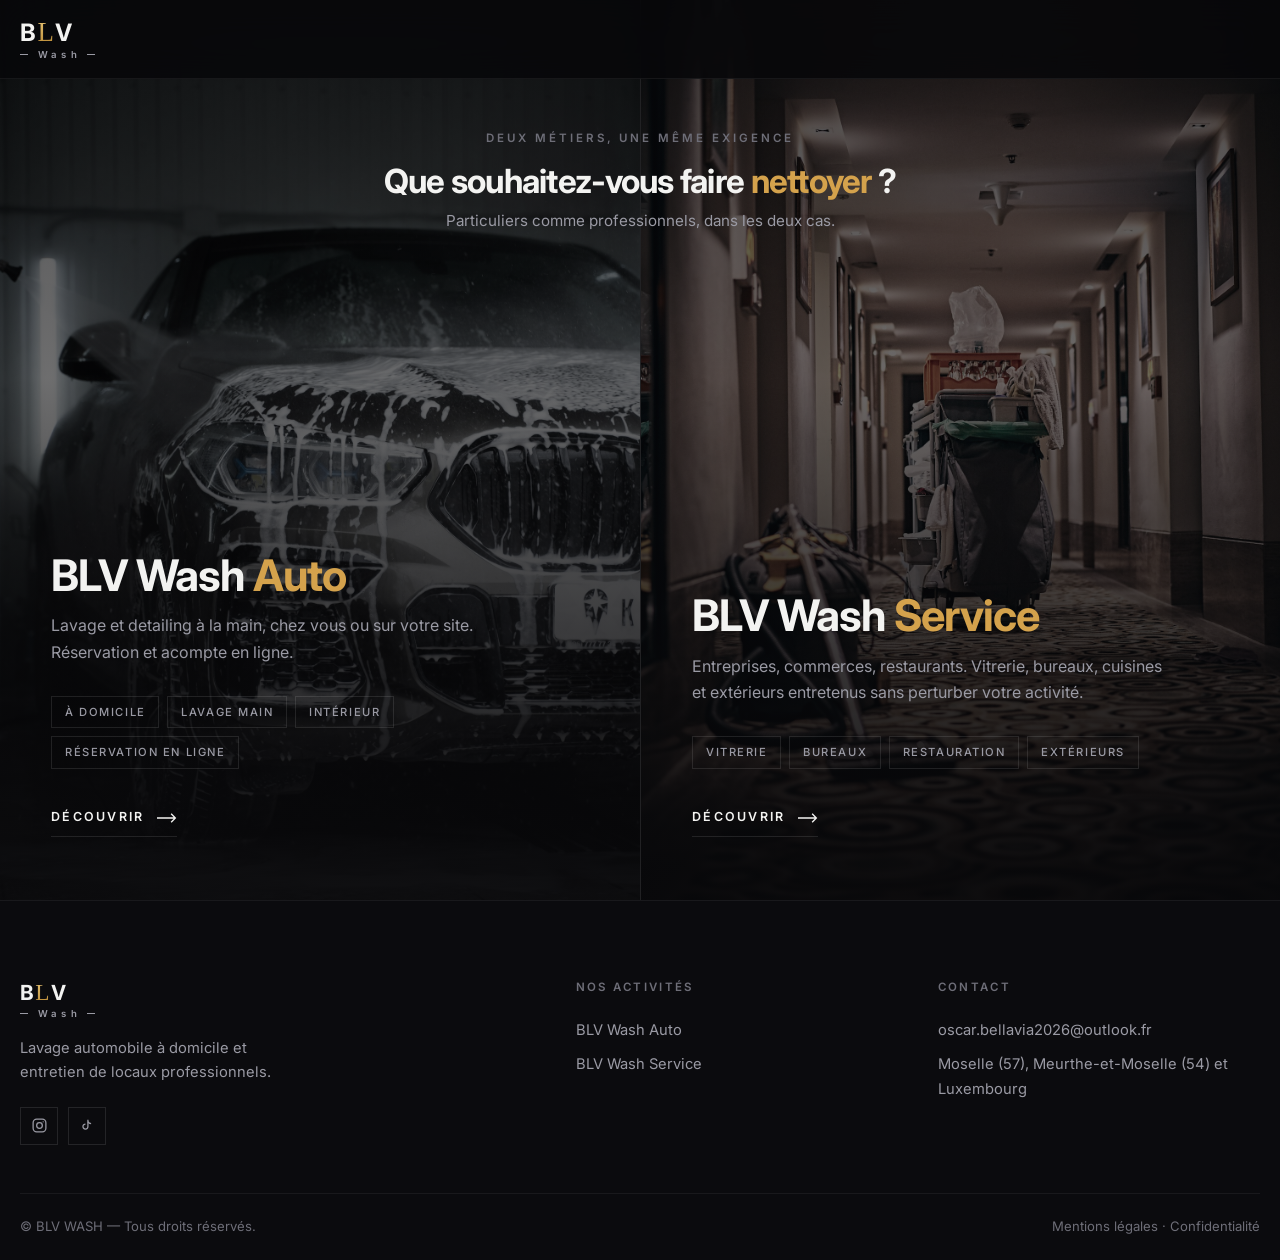
<file: index.html>
<!DOCTYPE html>
<html lang="fr">
<head>
  <meta charset="UTF-8">
  <meta name="viewport" content="width=device-width, initial-scale=1.0">
  <meta name="theme-color" content="#08080a">
  <meta name="color-scheme" content="dark">
  <title>BLV WASH — Lavage automobile à domicile &amp; nettoyage professionnel</title>
  <meta name="description" content="BLV WASH : deux métiers, une même exigence. BLV Wash Auto lave et protège votre véhicule chez vous. BLV Wash Service entretient les locaux des entreprises et de la restauration.">
  <meta property="og:title" content="BLV WASH — Lavage automobile à domicile &amp; nettoyage professionnel">
  <meta property="og:description" content="Deux métiers, une même exigence. Le detailing automobile à domicile et l'entretien de vos locaux professionnels.">
  <meta property="og:type" content="website">
  <meta property="og:image" content="assets/img/split-auto.jpg">
  <link rel="icon" href="data:image/svg+xml,%3Csvg xmlns='http://www.w3.org/2000/svg' viewBox='0 0 64 64'%3E%3Crect width='64' height='64' fill='%230b0b0e'/%3E%3Ctext x='32' y='44' font-family='Georgia,serif' font-size='40' font-weight='700' text-anchor='middle' fill='%23d4a24c'%3EL%3C/text%3E%3C/svg%3E">
  <link rel="preconnect" href="https://fonts.googleapis.com">
  <link rel="preconnect" href="https://fonts.gstatic.com" crossorigin>
  <link href="https://fonts.googleapis.com/css2?family=Inter:wght@400;500;600;700;800&display=swap" rel="stylesheet">
  <link rel="stylesheet" href="css/style.css">
</head>
<body>

  <!-- ===== Header ===== -->
  <header class="header is-scrolled is-splash-fixed" id="header">
    <div class="container header__inner">
      <a href="index.html" class="logo" aria-label="BLV WASH — accueil">
        <span class="logo__lockup">
          <span class="logo__text">B<em>L</em>V</span>
          <span class="logo__sub">Wash</span>
        </span>
      </a>
    </div>
  </header>

  <main>
    <!-- ===== Le choix ===== -->
    <div class="splash-head">
      <span class="label label--plain">Deux métiers, une même exigence</span>
      <h1>Que souhaitez-vous faire <span class="accent-word">nettoyer</span> ?</h1>
      <p>Particuliers comme professionnels, dans les deux cas.</p>
    </div>

    <div class="split">
      <!-- Auto -->
      <a class="split__half" href="auto.html" aria-label="BLV Wash Auto — lavage et detailing automobile à domicile">
        <div class="split__media" aria-hidden="true">
          <img src="assets/img/split-auto.jpg" alt="" fetchpriority="high">
        </div>
        <div class="split__body">
          <h2 class="split__title">BLV Wash <em>Auto</em></h2>
          <p class="split__text">
            Lavage et detailing à la main, chez vous ou sur votre site.
            Réservation et acompte en ligne.
          </p>
          <ul class="split__tags">
            <li>À domicile</li>
            <li>Lavage main</li>
            <li>Intérieur</li>
            <li>Réservation en ligne</li>
          </ul>
          <span class="split__cta">
            Découvrir
            <svg viewBox="0 0 24 12" fill="none" stroke="currentColor" stroke-width="1.6" aria-hidden="true"><path d="M0 6h22M17 1l5 5-5 5"/></svg>
          </span>
        </div>
      </a>

      <!-- Service -->
      <a class="split__half" href="service.html" aria-label="BLV Wash Service — nettoyage de locaux professionnels">
        <div class="split__media" aria-hidden="true">
          <img src="assets/img/split-service.jpg" alt="">
        </div>
        <div class="split__body">
          <h2 class="split__title">BLV Wash <em>Service</em></h2>
          <p class="split__text">
            Entreprises, commerces, restaurants. Vitrerie, bureaux, cuisines
            et extérieurs entretenus sans perturber votre activité.
          </p>
          <ul class="split__tags">
            <li>Vitrerie</li>
            <li>Bureaux</li>
            <li>Restauration</li>
            <li>Extérieurs</li>
          </ul>
          <span class="split__cta">
            Découvrir
            <svg viewBox="0 0 24 12" fill="none" stroke="currentColor" stroke-width="1.6" aria-hidden="true"><path d="M0 6h22M17 1l5 5-5 5"/></svg>
          </span>
        </div>
      </a>
    </div>
  </main>

  <!-- ===== Footer ===== -->
  <footer class="footer">
    <div class="container footer__grid">
      <div class="footer__brand">
        <a href="index.html" class="logo logo--footer">
          <span class="logo__lockup">
          <span class="logo__text">B<em>L</em>V</span>
          <span class="logo__sub">Wash</span>
        </span>
        </a>
        <p>Lavage automobile à domicile et entretien de locaux professionnels.</p>
        <div class="footer__social">
          <a href="https://instagram.com/blvwash" target="_blank" rel="noopener" aria-label="Instagram @blvwash"><svg viewBox="0 0 24 24" fill="none" stroke="currentColor" stroke-width="1.8"><rect x="3" y="3" width="18" height="18" rx="5"/><circle cx="12" cy="12" r="4"/><circle cx="17.2" cy="6.8" r=".9" fill="currentColor" stroke="none"/></svg></a>
          <a href="https://tiktok.com/@blvwash" target="_blank" rel="noopener" aria-label="TikTok @blvwash"><svg viewBox="0 0 24 24" fill="none" stroke="currentColor" stroke-width="1.8"><path d="M14 4v9.5a3.5 3.5 0 1 1-3.5-3.5"/><path d="M14 6.5c.8 1.6 2.3 2.8 4.5 3"/></svg></a>
        </div>
      </div>
      <div class="footer__col">
        <h4>Nos activités</h4>
        <a href="auto.html">BLV Wash Auto</a>
        <a href="service.html">BLV Wash Service</a>
      </div>
      <div class="footer__col">
        <h4>Contact</h4>
        <a href="mailto:oscar.bellavia2026@outlook.fr">oscar.bellavia2026@outlook.fr</a>
        <span>Moselle (57), Meurthe-et-Moselle (54) et Luxembourg</span>
      </div>
    </div>
    <div class="container footer__bottom">
      <p>© BLV WASH — Tous droits réservés.</p>
      <p><a href="#">Mentions légales</a> · <a href="#">Confidentialité</a></p>
    </div>
  </footer>

  <script src="js/main.js"></script>
</body>
</html>
</file>
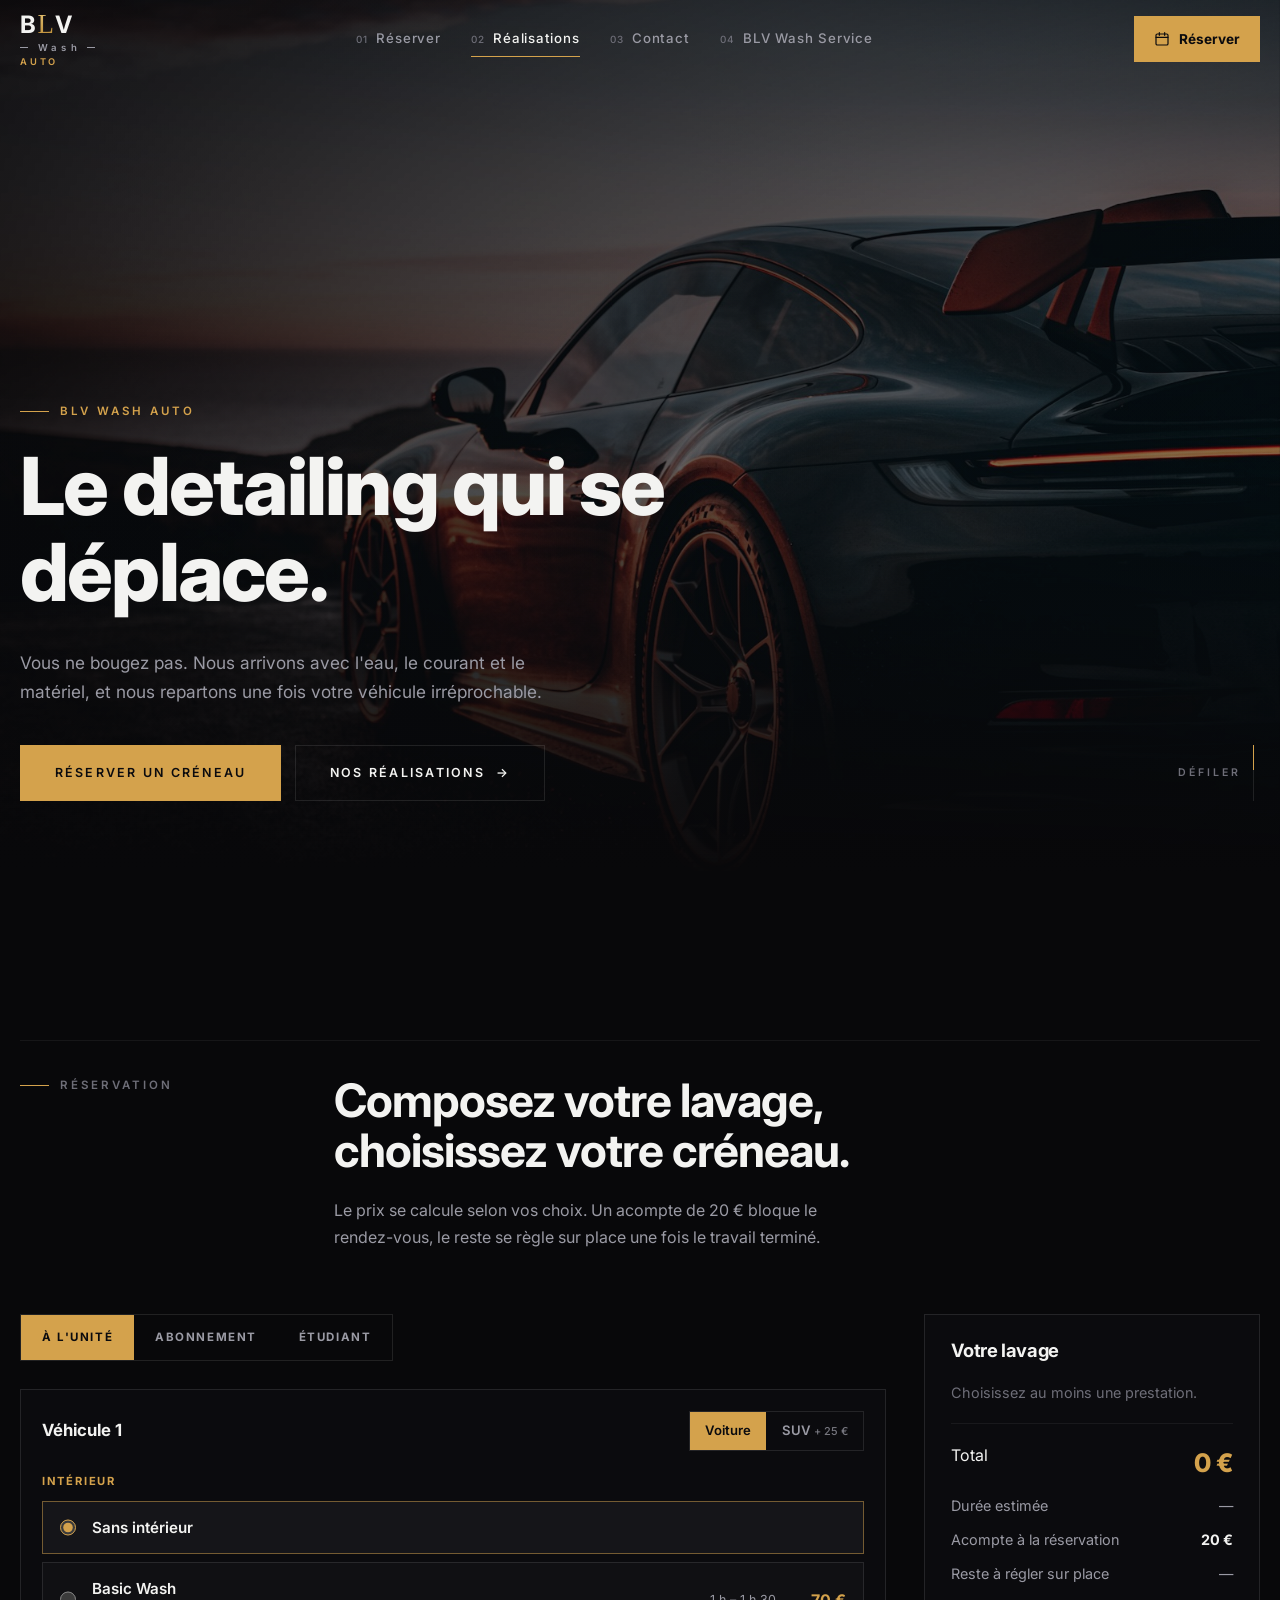
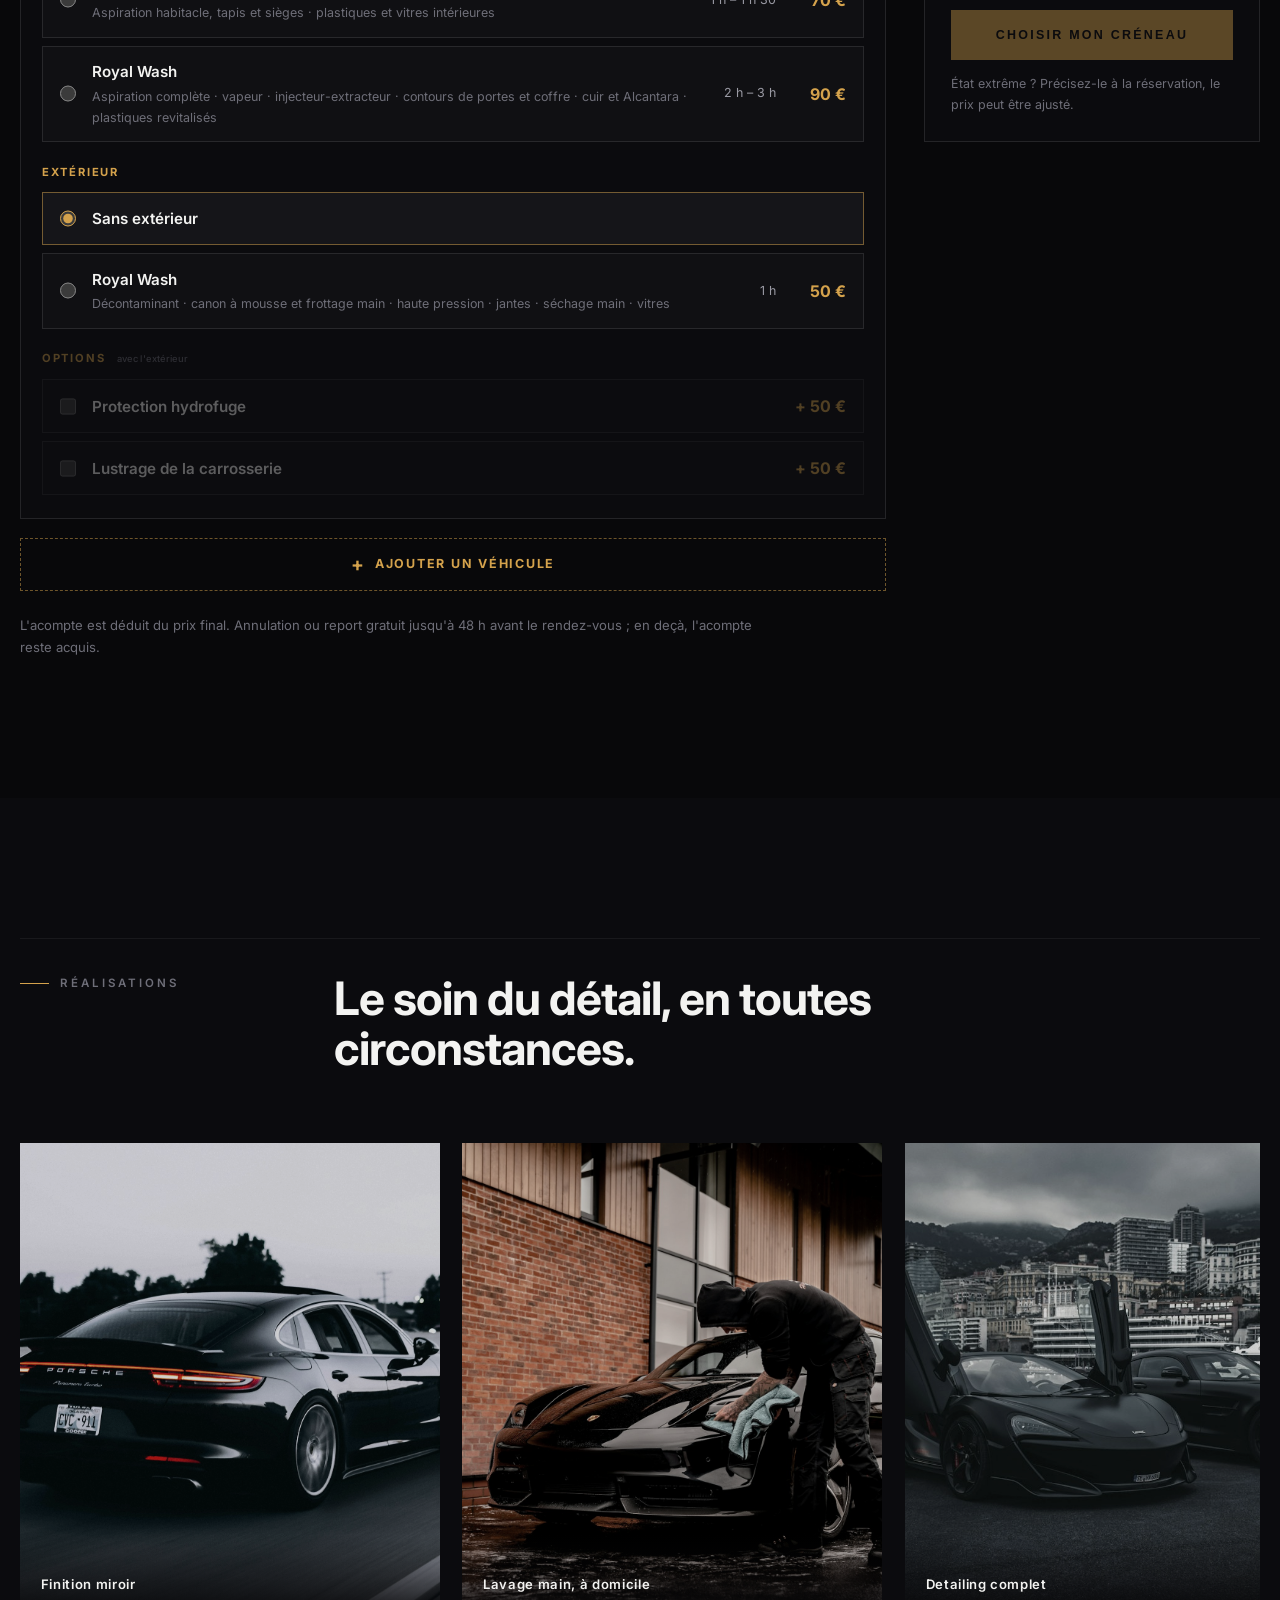
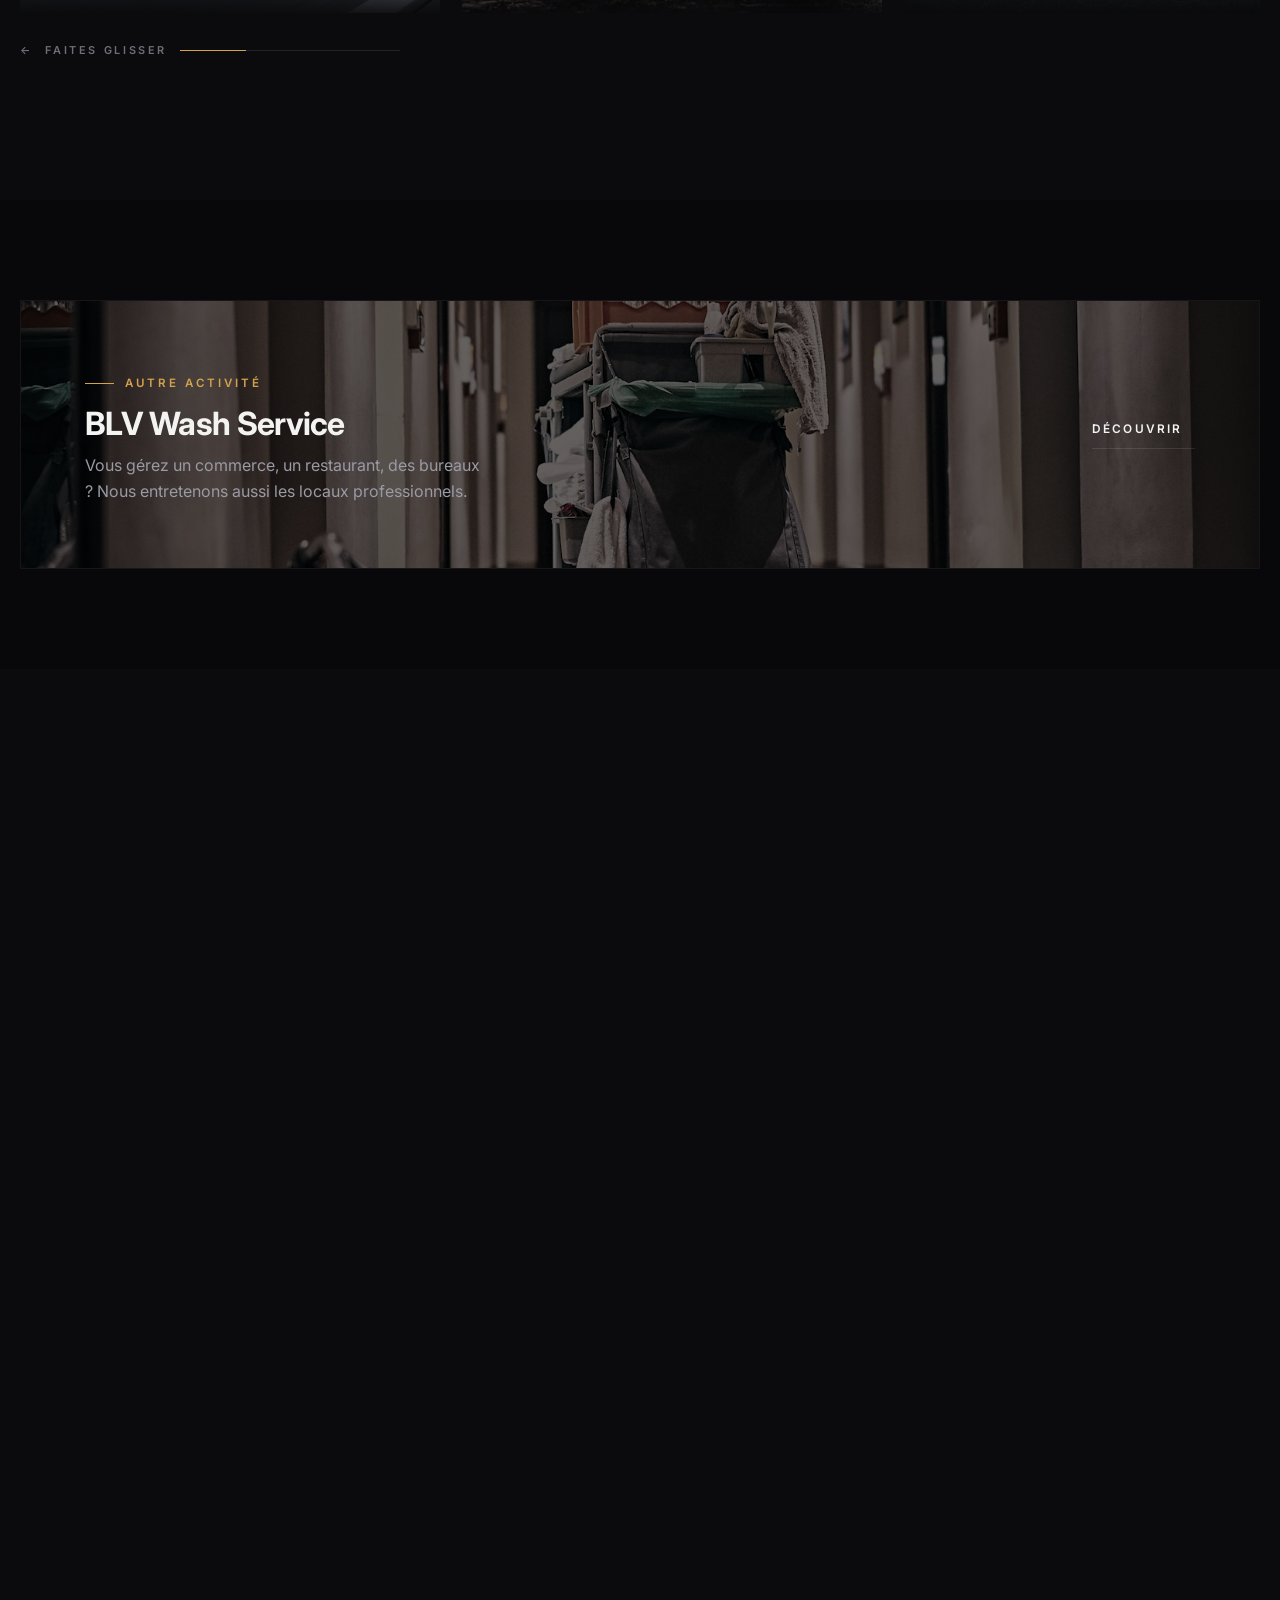
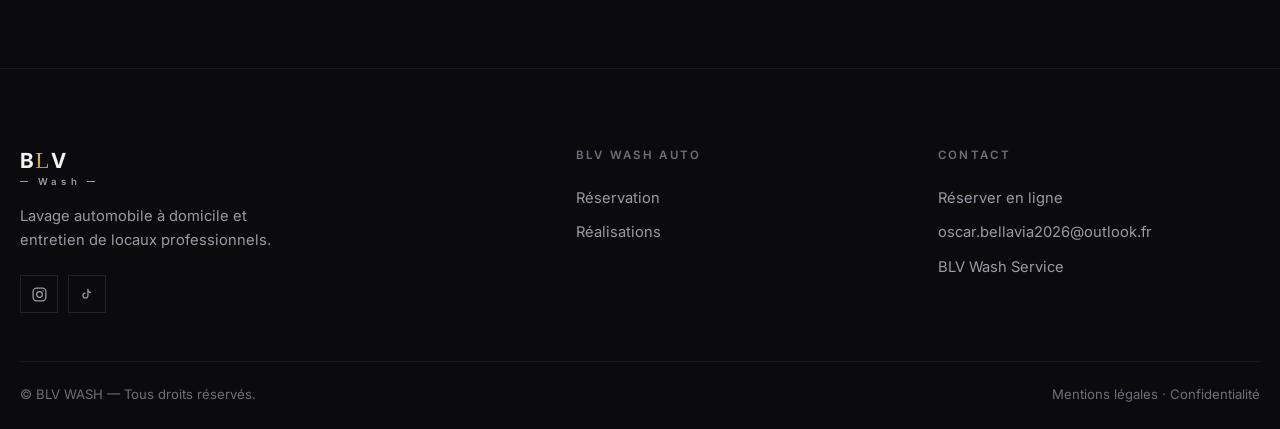
<file: auto.html>
<!DOCTYPE html>
<html lang="fr">
<head>
  <meta charset="UTF-8">
  <meta name="viewport" content="width=device-width, initial-scale=1.0">
  <meta name="theme-color" content="#08080a">
  <meta name="color-scheme" content="dark">
  <title>BLV Wash Auto — Detailing automobile à domicile</title>
  <meta name="description" content="BLV Wash Auto lave et rénove votre véhicule à la main, devant chez vous. Intérieur dès 70 €, extérieur dès 50 €, abonnement 90 € / mois, tarif étudiant. Moselle, Meurthe-et-Moselle et Luxembourg.">
  <meta property="og:title" content="BLV Wash Auto — Detailing automobile à domicile">
  <meta property="og:description" content="Le detailing qui se déplace. Nous intervenons chez vous, sur votre place de parking.">
  <meta property="og:type" content="website">
  <meta property="og:image" content="assets/img/hero.jpg">
  <link rel="icon" href="data:image/svg+xml,%3Csvg xmlns='http://www.w3.org/2000/svg' viewBox='0 0 64 64'%3E%3Crect width='64' height='64' fill='%230b0b0e'/%3E%3Ctext x='32' y='44' font-family='Georgia,serif' font-size='40' font-weight='700' text-anchor='middle' fill='%23d4a24c'%3EL%3C/text%3E%3C/svg%3E">
  <link rel="preconnect" href="https://fonts.googleapis.com">
  <link rel="preconnect" href="https://fonts.gstatic.com" crossorigin>
  <link href="https://fonts.googleapis.com/css2?family=Inter:wght@400;500;600;700;800&display=swap" rel="stylesheet">
  <link rel="stylesheet" href="css/style.css">
</head>
<body>

  <div class="progress" aria-hidden="true"><span id="progress-bar"></span></div>

  <!-- ===== Header ===== -->
  <header class="header" id="header">
    <div class="container header__inner">
      <a href="index.html" class="logo" aria-label="BLV WASH — accueil">
        <span class="logo__lockup">
          <span class="logo__text">B<em>L</em>V</span>
          <span class="logo__sub">Wash</span>
          <span class="logo__branch">AUTO</span>
        </span>
      </a>

      <nav class="nav" id="nav" aria-label="Navigation principale">
        <a href="#reservation" class="nav__link" data-num="01">Réserver</a>
        <a href="#galerie"     class="nav__link" data-num="02">Réalisations</a>
        <a href="#contact"     class="nav__link" data-num="03">Contact</a>
        <a href="service.html" class="nav__link" data-num="04">BLV Wash Service</a>
      </nav>

      <div class="header__actions">
        <a href="#reservation" class="header__phone">
          <svg viewBox="0 0 24 24" fill="none" stroke="currentColor" stroke-width="1.8" stroke-linecap="round" stroke-linejoin="round" aria-hidden="true"><rect x="3" y="4.5" width="18" height="16.5" rx="2"/><path d="M3 9.5h18M8 2.5v4M16 2.5v4"/></svg>
          <span>Réserver</span>
        </a>
        <button class="burger" id="burger" aria-label="Ouvrir le menu" aria-expanded="false" aria-controls="nav">
          <span></span><span></span><span></span>
        </button>
      </div>
    </div>
  </header>

  <main>
    <!-- ===== Hero ===== -->
    <section class="hero" id="accueil">
      <div class="hero__media" aria-hidden="true">
        <img src="assets/img/hero.jpg" alt="" id="hero-img" fetchpriority="high">
      </div>

      <div class="hero__inner">
        <div class="hero__content">
          <span class="label label--accent reveal">BLV Wash Auto</span>
          <h1 class="reveal delay-1">Le detailing qui se déplace.</h1>
          <p class="hero__lead reveal delay-2">
            Vous ne bougez pas. Nous arrivons avec l'eau, le courant et le matériel,
            et nous repartons une fois votre véhicule irréprochable.
          </p>
          <div class="hero__actions reveal delay-3">
            <a href="#reservation" class="btn btn--primary">Réserver un créneau</a>
            <a href="#galerie" class="btn btn--outline">
              Nos réalisations
              <span class="btn__arrow" aria-hidden="true">→</span>
            </a>
          </div>
        </div>
      </div>

      <div class="scrollcue" aria-hidden="true">
        <span>Défiler</span>
        <span class="scrollcue__line"></span>
      </div>
    </section>

    <!-- ===== Réservation en ligne =====
         1. Le client compose son lavage : le prix et la durée se calculent en direct.
            Les tarifs et durées se règlent dans les data-price / data-min ci-dessous.
         2. Il choisit son créneau dans le calendrier Cal.com et paie l'acompte (Stripe).
         Pour activer le calendrier : renseignez data-cal-link (README, « Réservation en ligne »). -->
    <section class="section" id="reservation">
      <div class="container">
        <div class="section__head reveal">
          <span class="label">Réservation</span>
          <h2>Composez votre lavage, choisissez votre créneau.</h2>
          <p>Le prix se calcule selon vos choix. Un acompte de 20 € bloque le rendez-vous, le reste se règle sur place une fois le travail terminé.</p>
        </div>

        <div class="booker reveal" id="booker" data-deposit="20">
          <form class="booker__choices" id="booker-form" novalidate>
            <div class="bmode" role="radiogroup" aria-label="Type de prestation">
              <label><input type="radio" name="mode" value="unit" checked><span>À l'unité</span></label>
              <label><input type="radio" name="mode" value="abo"><span>Abonnement</span></label>
              <label><input type="radio" name="mode" value="etu"><span>Étudiant</span></label>
            </div>

            <!-- À l'unité : un bloc par véhicule, cloné depuis le modèle plus bas. -->
            <div class="bpanel" id="bk-unit">
              <div class="bcars" id="bk-cars"></div>
              <button type="button" class="baddcar" id="bk-addcar">
                <span aria-hidden="true">+</span> Ajouter un véhicule
              </button>
            </div>

            <div class="bpanel" id="bk-abo" hidden>
              <div class="babo">
                <div class="babo__price">90 €<small> / mois</small></div>
                <ul class="babo__list">
                  <li>1 nettoyage Basic intérieur et Royal extérieur chaque mois</li>
                  <li>3 lustrages extérieurs</li>
                  <li>1 protection hydrofuge</li>
                </ul>
                <p class="babo__terms">
                  Engagement sur six mois. Les lustrages et la protection hydrofuge sont répartis sur la durée de
                  l'engagement. Vous réservez ici le premier passage ; les suivants sont calés avec vous d'un mois
                  sur l'autre. L’acompte est déduit du premier mois.
                </p>
              </div>
            </div>

            <div class="bpanel" id="bk-etu" hidden>
              <div class="babo">
                <div class="babo__price">70 €<small> intérieur + extérieur</small></div>
                <ul class="babo__list">
                  <li>60 € par voiture à partir de 3 voitures</li>
                  <li>1 h par voiture</li>
                </ul>
                <label class="bcount">Nombre de voitures
                  <select name="cars">
                    <option>1</option><option>2</option><option>3</option><option>4</option><option>5</option>
                  </select>
                </label>
                <p class="babo__terms">Carte étudiante demandée sur place.</p>
              </div>
            </div>
          </form>

          <!-- Modèle d'un véhicule. __i__ est remplacé par le numéro du véhicule.
               Tarifs du flyer : data-price en euros, data-min en minutes. -->
          <template id="bk-car-tpl">
            <div class="bcar" data-car role="group">
              <div class="bcar__head">
                <p class="bcar__title">Véhicule <span data-car-num></span></p>
                <div class="btype" role="radiogroup" aria-label="Type de véhicule">
                  <label><input type="radio" name="type-__i__" value="voiture" checked><span>Voiture</span></label>
                  <label><input type="radio" name="type-__i__" value="suv"><span>SUV <small>+ 25 €</small></span></label>
                </div>
                <button type="button" class="bcar__remove" data-car-remove aria-label="Retirer ce véhicule">Retirer</button>
              </div>

              <div class="bgroup">
                <p class="bgroup__title">Intérieur</p>
                <label class="brow"><input type="radio" name="int-__i__" value="" checked><span class="brow__name">Sans intérieur</span></label>
                <label class="brow"><input type="radio" name="int-__i__" value="basic" data-label="Intérieur Basic Wash" data-price="70" data-min="90"><span class="brow__name">Basic Wash<small>Aspiration habitacle, tapis et sièges · plastiques et vitres intérieures</small></span><span class="brow__time">1 h – 1 h 30</span><span class="brow__price">70 €</span></label>
                <label class="brow"><input type="radio" name="int-__i__" value="royal" data-label="Intérieur Royal Wash" data-price="90" data-min="180"><span class="brow__name">Royal Wash<small>Aspiration complète · vapeur · injecteur-extracteur · contours de portes et coffre · cuir et Alcantara · plastiques revitalisés</small></span><span class="brow__time">2 h – 3 h</span><span class="brow__price">90 €</span></label>
              </div>

              <div class="bgroup">
                <p class="bgroup__title">Extérieur</p>
                <label class="brow"><input type="radio" name="ext-__i__" value="" checked><span class="brow__name">Sans extérieur</span></label>
                <label class="brow"><input type="radio" name="ext-__i__" value="royal" data-label="Extérieur Royal Wash" data-price="50" data-min="60"><span class="brow__name">Royal Wash<small>Décontaminant · canon à mousse et frottage main · haute pression · jantes · séchage main · vitres</small></span><span class="brow__time">1 h</span><span class="brow__price">50 €</span></label>
              </div>

              <div class="bgroup" data-needs-ext>
                <p class="bgroup__title">Options <small>avec l'extérieur</small></p>
                <label class="brow"><input type="checkbox" name="opt-__i__" value="hydrofuge" data-label="Protection hydrofuge" data-price="50" data-min="30"><span class="brow__name">Protection hydrofuge</span><span class="brow__price">+ 50 €</span></label>
                <label class="brow"><input type="checkbox" name="opt-__i__" value="lustrage" data-label="Lustrage de la carrosserie" data-price="50" data-min="30"><span class="brow__name">Lustrage de la carrosserie</span><span class="brow__price">+ 50 €</span></label>
              </div>
            </div>
          </template>

          <aside class="booker__summary" aria-live="polite">
            <h3>Votre lavage</h3>
            <ul class="bsum__lines" id="bk-lines"><li class="bsum__empty">Choisissez au moins une prestation.</li></ul>
            <div class="bsum__row bsum__total"><span>Total</span><strong id="bk-total">0 €</strong></div>
            <div class="bsum__row"><span>Durée estimée</span><span id="bk-time">—</span></div>
            <div class="bsum__row bsum__deposit"><span>Acompte à la réservation</span><strong id="bk-deposit">20 €</strong></div>
            <div class="bsum__row"><span>Reste à régler sur place</span><span id="bk-rest">—</span></div>
            <button type="button" class="btn btn--primary btn--block" id="bk-go" disabled>Choisir mon créneau</button>
            <p class="bsum__note">État extrême ? Précisez-le à la réservation, le prix peut être ajusté.</p>
          </aside>
        </div>

        <div class="bslot" id="bk-slot" hidden>
          <div class="bslot__head">
            <h3>Votre créneau</h3>
            <button type="button" class="bslot__back" id="bk-back">← Modifier mes choix</button>
          </div>
          <div class="booking" id="booking" data-cal-link="" data-cal-origin="https://cal.com">
            <div class="booking__fallback">
              <p>La réservation en ligne arrive très bientôt.</p>
              <p>En attendant, envoyez-nous votre demande : votre sélection est déjà recopiée dans le formulaire, il ne reste qu'à indiquer vos disponibilités.</p>
              <a href="#contact" class="btn btn--primary" id="bk-to-contact">Compléter ma demande</a>
            </div>
          </div>
        </div>

        <p class="booking__terms reveal">
          L'acompte est déduit du prix final. Annulation ou report gratuit jusqu'à 48 h avant le rendez-vous ;
          en deçà, l'acompte reste acquis.
        </p>
      </div>
    </section>

    <!-- ===== Réalisations ===== -->
    <section class="section section--alt" id="galerie">
      <div class="container">
        <div class="section__head reveal">
          <span class="label">Réalisations</span>
          <h2>Le soin du détail, en toutes circonstances.</h2>
        </div>

        <div class="drag reveal" data-drag>
          <div class="drag__viewport">
            <div class="drag__track">
              <figure class="shot"><img src="assets/img/v2.jpg" alt="Berline noire nettoyée, carrosserie miroir" loading="lazy"><figcaption>Finition miroir</figcaption></figure>
              <figure class="shot"><img src="assets/img/v5.jpg" alt="Lavage à la main d'une voiture de sport noire" loading="lazy"><figcaption>Lavage main, à domicile</figcaption></figure>
              <figure class="shot"><img src="assets/img/v3.jpg" alt="Supercars noires alignées après detailing" loading="lazy"><figcaption>Detailing complet</figcaption></figure>
              <figure class="shot"><img src="assets/img/v4.jpg" alt="SUV noir impeccable en ville" loading="lazy"><figcaption>Extérieur Royal Wash</figcaption></figure>
              <figure class="shot"><img src="assets/img/v6.jpg" alt="Véhicule au rinçage haute pression" loading="lazy"><figcaption>Rinçage haute pression</figcaption></figure>
              <figure class="shot"><img src="assets/img/v1.jpg" alt="Voiture sombre sous les néons d'un atelier" loading="lazy"><figcaption>Contrôle sous éclairage</figcaption></figure>
            </div>
          </div>
          <div class="drag__hint">
            <span aria-hidden="true">←</span>
            <span>Faites glisser</span>
            <span class="drag__bar" aria-hidden="true"><span></span></span>
          </div>
        </div>
      </div>
    </section>


    <!-- ===== Passerelle vers l'autre branche ===== -->
    <section class="section section--tight">
      <div class="container">
        <a class="crossover reveal" href="service.html">
          <div class="crossover__media" aria-hidden="true">
            <img src="assets/img/split-service.jpg" alt="" loading="lazy">
          </div>
          <div class="crossover__body">
            <div>
              <span class="label label--accent">Autre activité</span>
              <h3>BLV Wash Service</h3>
              <p>Vous gérez un commerce, un restaurant, des bureaux ? Nous entretenons aussi les locaux professionnels.</p>
            </div>
            <span class="crossover__go">
              Découvrir
              <svg viewBox="0 0 24 12" fill="none" stroke="currentColor" stroke-width="1.6" aria-hidden="true"><path d="M0 6h22M17 1l5 5-5 5"/></svg>
            </span>
          </div>
        </a>
      </div>
    </section>

    <!-- ===== Contact ===== -->
    <section class="section section--alt" id="contact">
      <div class="container">
        <div class="section__head reveal">
          <span class="label">Contact</span>
          <h2>Parlons de votre véhicule.</h2>
        </div>

        <div class="contact">
          <div class="contact__list reveal-left">
            <div class="contact__item">
              <span class="contact__icon" aria-hidden="true"><svg viewBox="0 0 24 24" fill="none" stroke="currentColor" stroke-width="1.7" stroke-linecap="round" stroke-linejoin="round"><rect x="2.5" y="4.5" width="19" height="15" rx="2"/><path d="m3 6 9 6.5L21 6"/></svg></span>
              <div><strong>Email</strong><a href="mailto:oscar.bellavia2026@outlook.fr">oscar.bellavia2026@outlook.fr</a></div>
            </div>
            <div class="contact__item">
              <span class="contact__icon" aria-hidden="true"><svg viewBox="0 0 24 24" fill="none" stroke="currentColor" stroke-width="1.7" stroke-linecap="round" stroke-linejoin="round"><path d="M20 10.5c0 5.5-8 11-8 11s-8-5.5-8-11a8 8 0 0 1 16 0Z"/><circle cx="12" cy="10.5" r="3"/></svg></span>
              <div><strong>Secteur</strong><span>Moselle (57), Meurthe-et-Moselle (54) et Luxembourg</span></div>
            </div>
          </div>

          <form class="form reveal-right" id="contact-form" data-branch="BLV Wash Auto" novalidate>
            <div class="form__row">
              <div class="form__group">
                <label for="f-name">Nom complet *</label>
                <input type="text" id="f-name" name="name" required autocomplete="name" placeholder="Jean Dupont">
              </div>
              <div class="form__group">
                <label for="f-phone">Téléphone *</label>
                <input type="tel" id="f-phone" name="phone" required autocomplete="tel" placeholder="06 12 34 56 78">
              </div>
            </div>
            <div class="form__row">
              <div class="form__group">
                <label for="f-email">Email</label>
                <input type="email" id="f-email" name="email" autocomplete="email" placeholder="jean@exemple.fr">
              </div>
              <div class="form__group">
                <label for="f-service">Prestation *</label>
                <select id="f-service" name="service" required>
                  <option value="" disabled selected>Choisir…</option>
                  <option>Lavage à l'unité</option>
                  <option>Abonnement</option>
                  <option>Tarif étudiant</option>
                  <option>Flotte / plusieurs véhicules</option>
                  <option>Question</option>
                  <option>Autre</option>
                </select>
              </div>
            </div>
            <div class="form__group">
              <label for="f-msg">Votre message *</label>
              <textarea id="f-msg" name="message" rows="5" required placeholder="Modèle du véhicule, état actuel, adresse approximative, vos disponibilités…"></textarea>
            </div>
            <button type="submit" class="btn btn--primary btn--block">Envoyer</button>
            <p class="form__status" id="form-status" role="status" aria-live="polite"></p>
            <p class="form__legal">Vos données ne sont jamais partagées.</p>
          </form>
        </div>
      </div>
    </section>
  </main>

  <!-- ===== Footer ===== -->
  <footer class="footer">
    <div class="container footer__grid">
      <div class="footer__brand">
        <a href="index.html" class="logo logo--footer">
          <span class="logo__lockup">
          <span class="logo__text">B<em>L</em>V</span>
          <span class="logo__sub">Wash</span>
        </span>
        </a>
        <p>Lavage automobile à domicile et entretien de locaux professionnels.</p>
        <div class="footer__social">
          <a href="https://instagram.com/blvwash" target="_blank" rel="noopener" aria-label="Instagram @blvwash"><svg viewBox="0 0 24 24" fill="none" stroke="currentColor" stroke-width="1.8"><rect x="3" y="3" width="18" height="18" rx="5"/><circle cx="12" cy="12" r="4"/><circle cx="17.2" cy="6.8" r=".9" fill="currentColor" stroke="none"/></svg></a>
          <a href="https://tiktok.com/@blvwash" target="_blank" rel="noopener" aria-label="TikTok @blvwash"><svg viewBox="0 0 24 24" fill="none" stroke="currentColor" stroke-width="1.8"><path d="M14 4v9.5a3.5 3.5 0 1 1-3.5-3.5"/><path d="M14 6.5c.8 1.6 2.3 2.8 4.5 3"/></svg></a>
        </div>
      </div>
      <div class="footer__col">
        <h4>BLV Wash Auto</h4>
        <a href="#reservation">Réservation</a>
        <a href="#galerie">Réalisations</a>
      </div>
      <div class="footer__col">
        <h4>Contact</h4>
        <a href="#reservation">Réserver en ligne</a>
        <a href="mailto:oscar.bellavia2026@outlook.fr">oscar.bellavia2026@outlook.fr</a>
        <a href="service.html">BLV Wash Service</a>
      </div>
    </div>
    <div class="container footer__bottom">
      <p>© BLV WASH — Tous droits réservés.</p>
      <p><a href="#">Mentions légales</a> · <a href="#">Confidentialité</a></p>
    </div>
  </footer>

  <a href="#accueil" class="backtop" id="backtop" aria-label="Retour en haut">↑</a>

  <script src="js/main.js"></script>
</body>
</html>
</file>
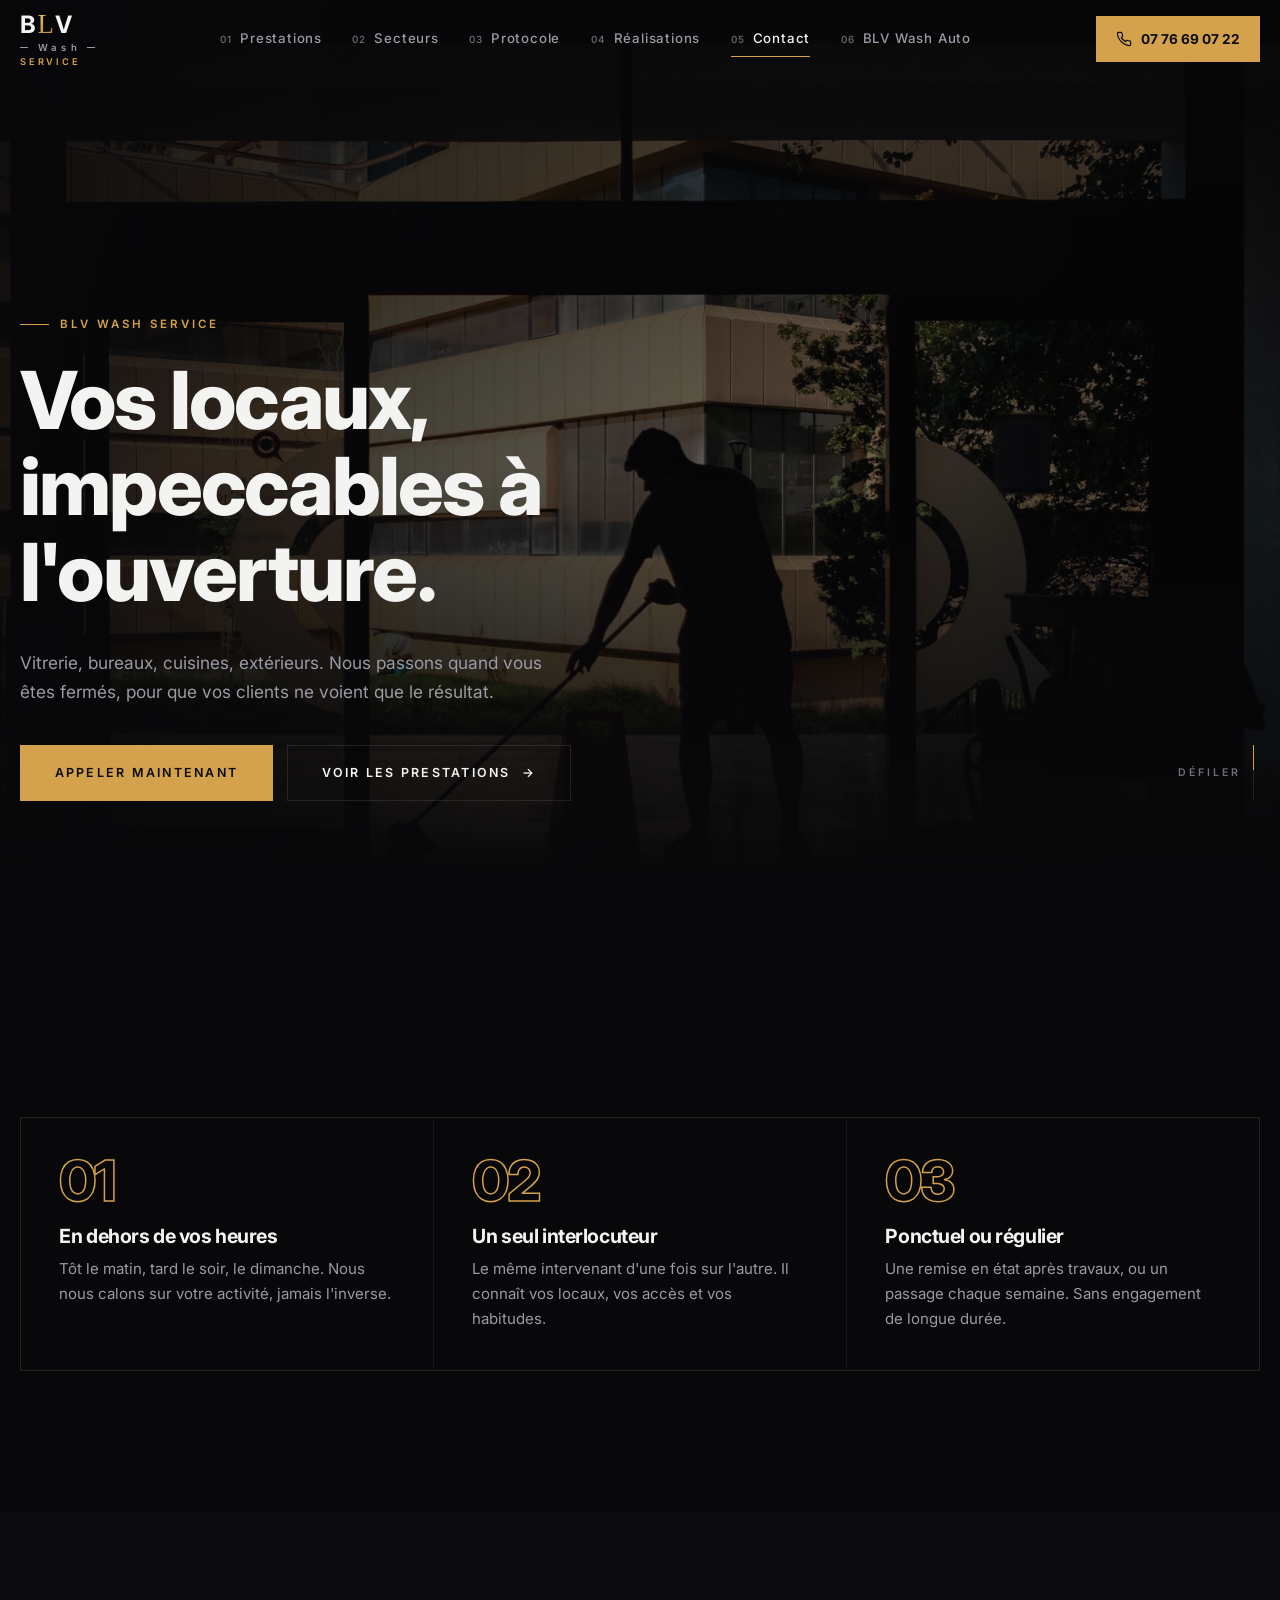
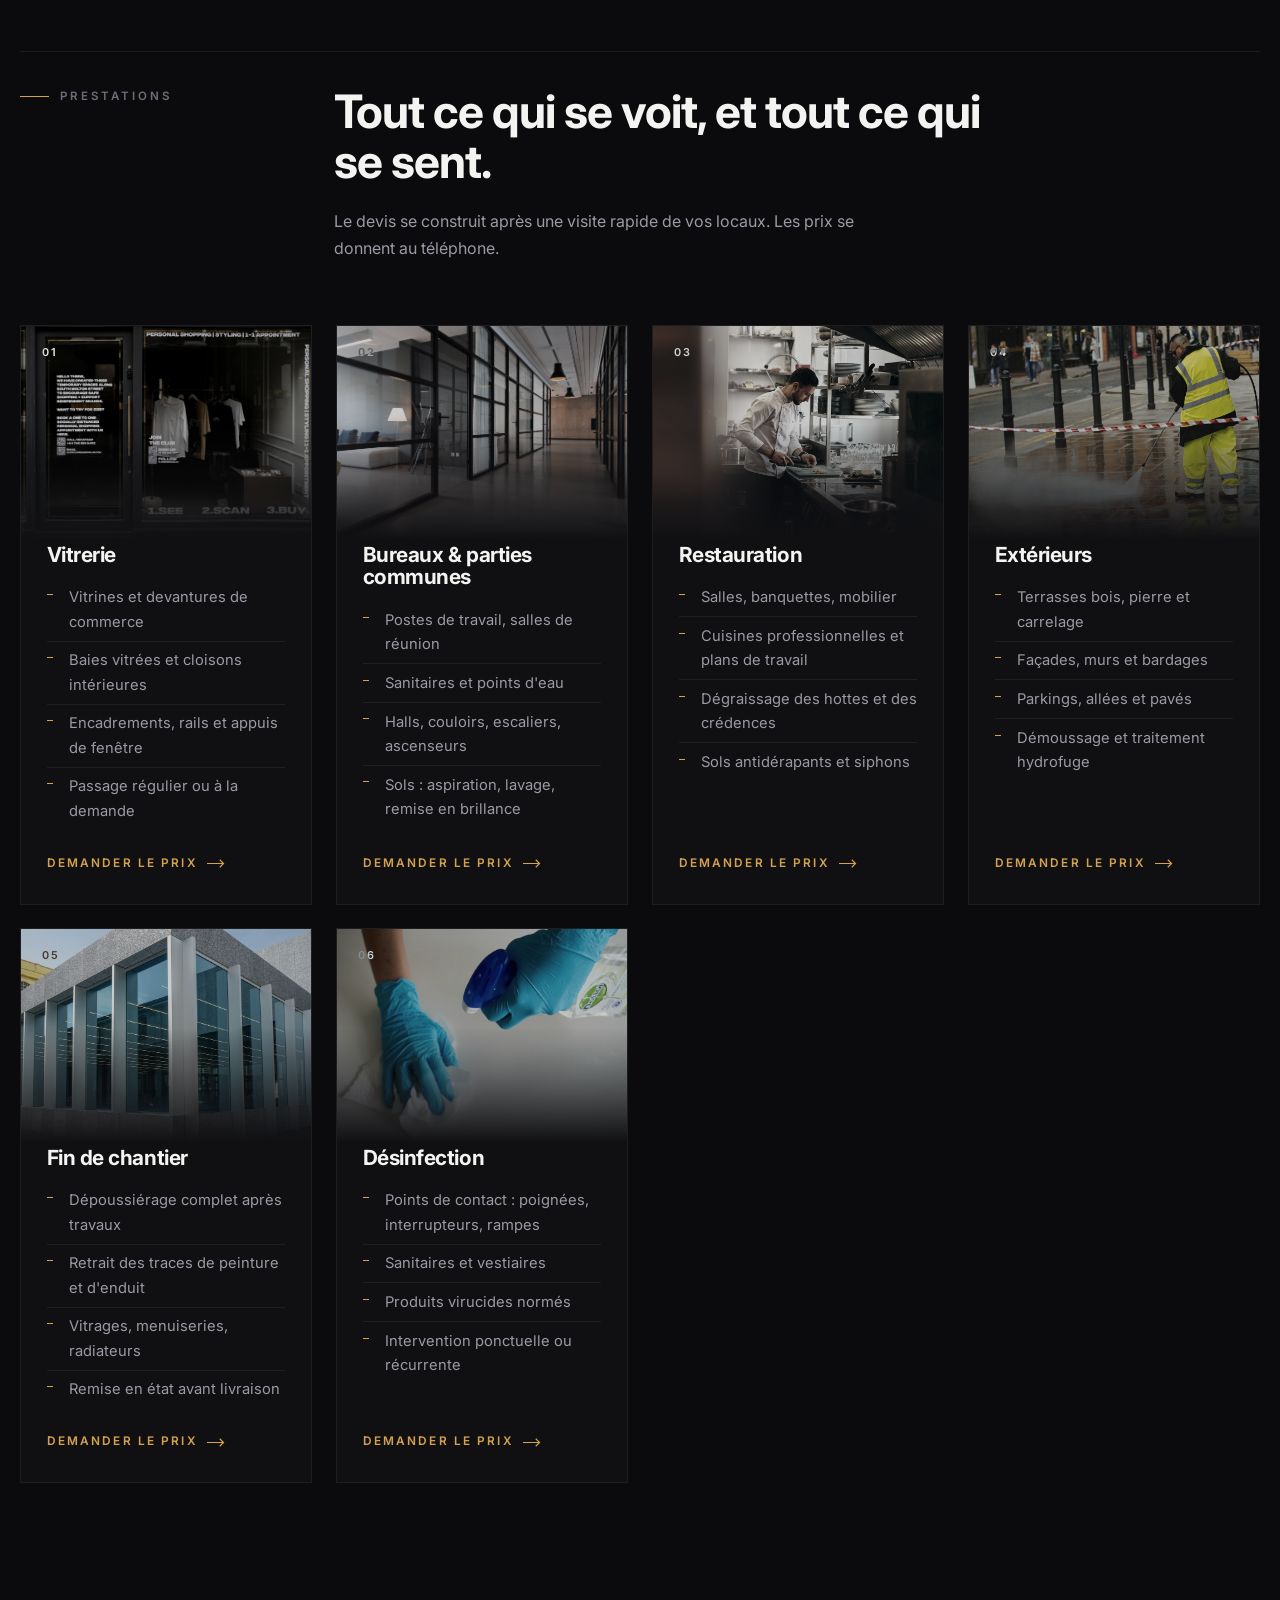
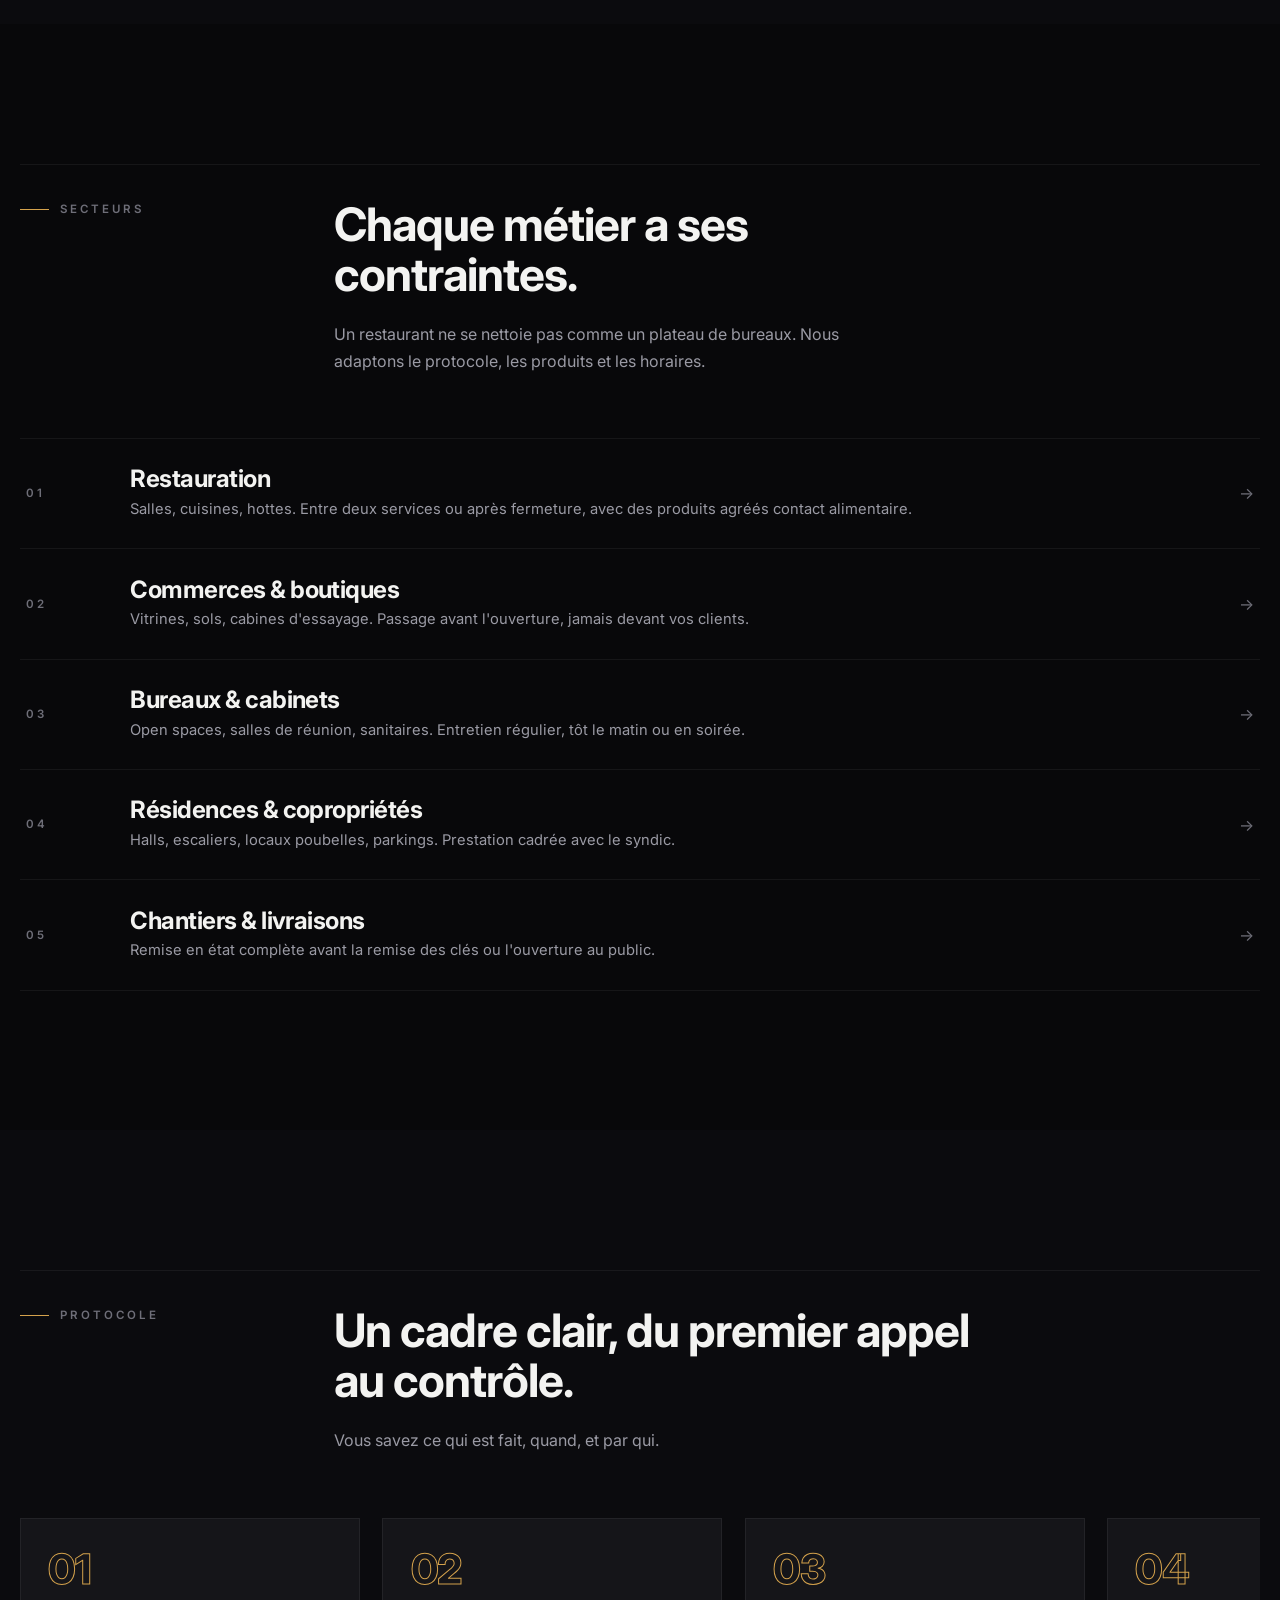
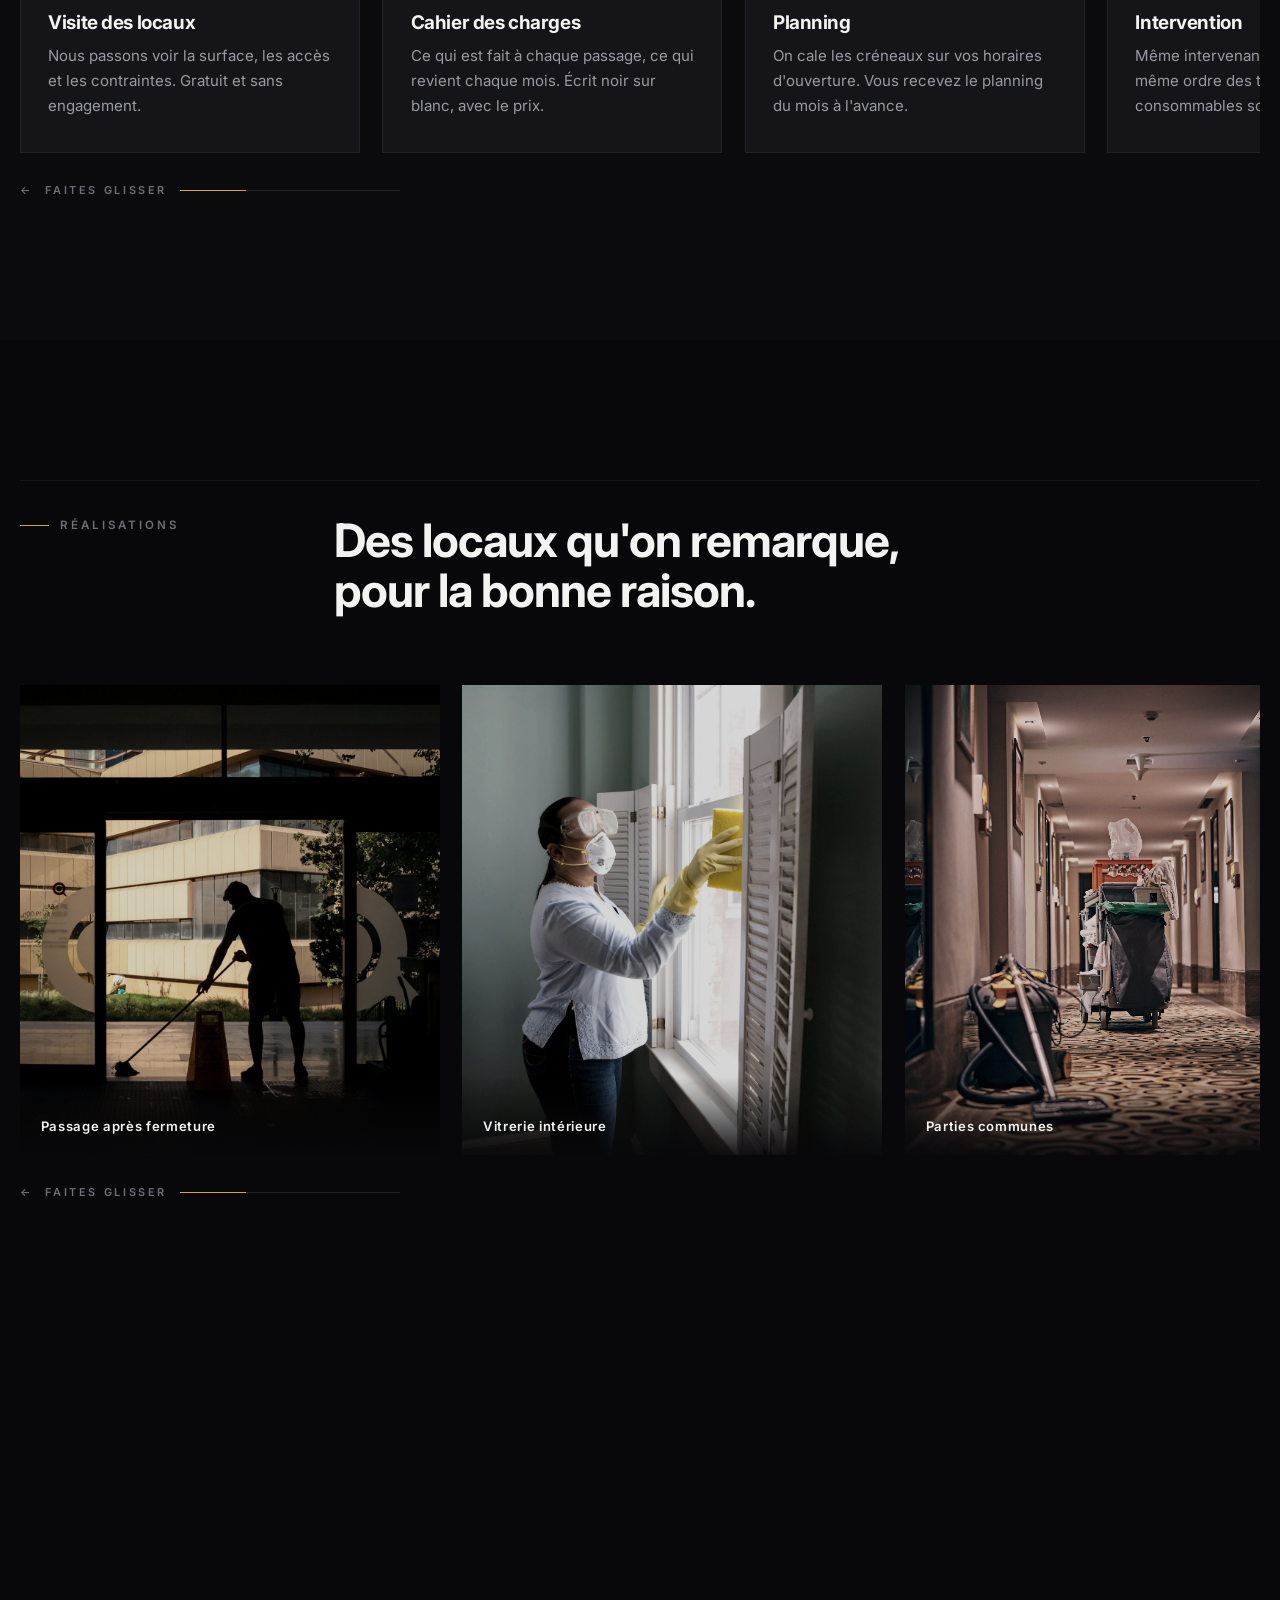
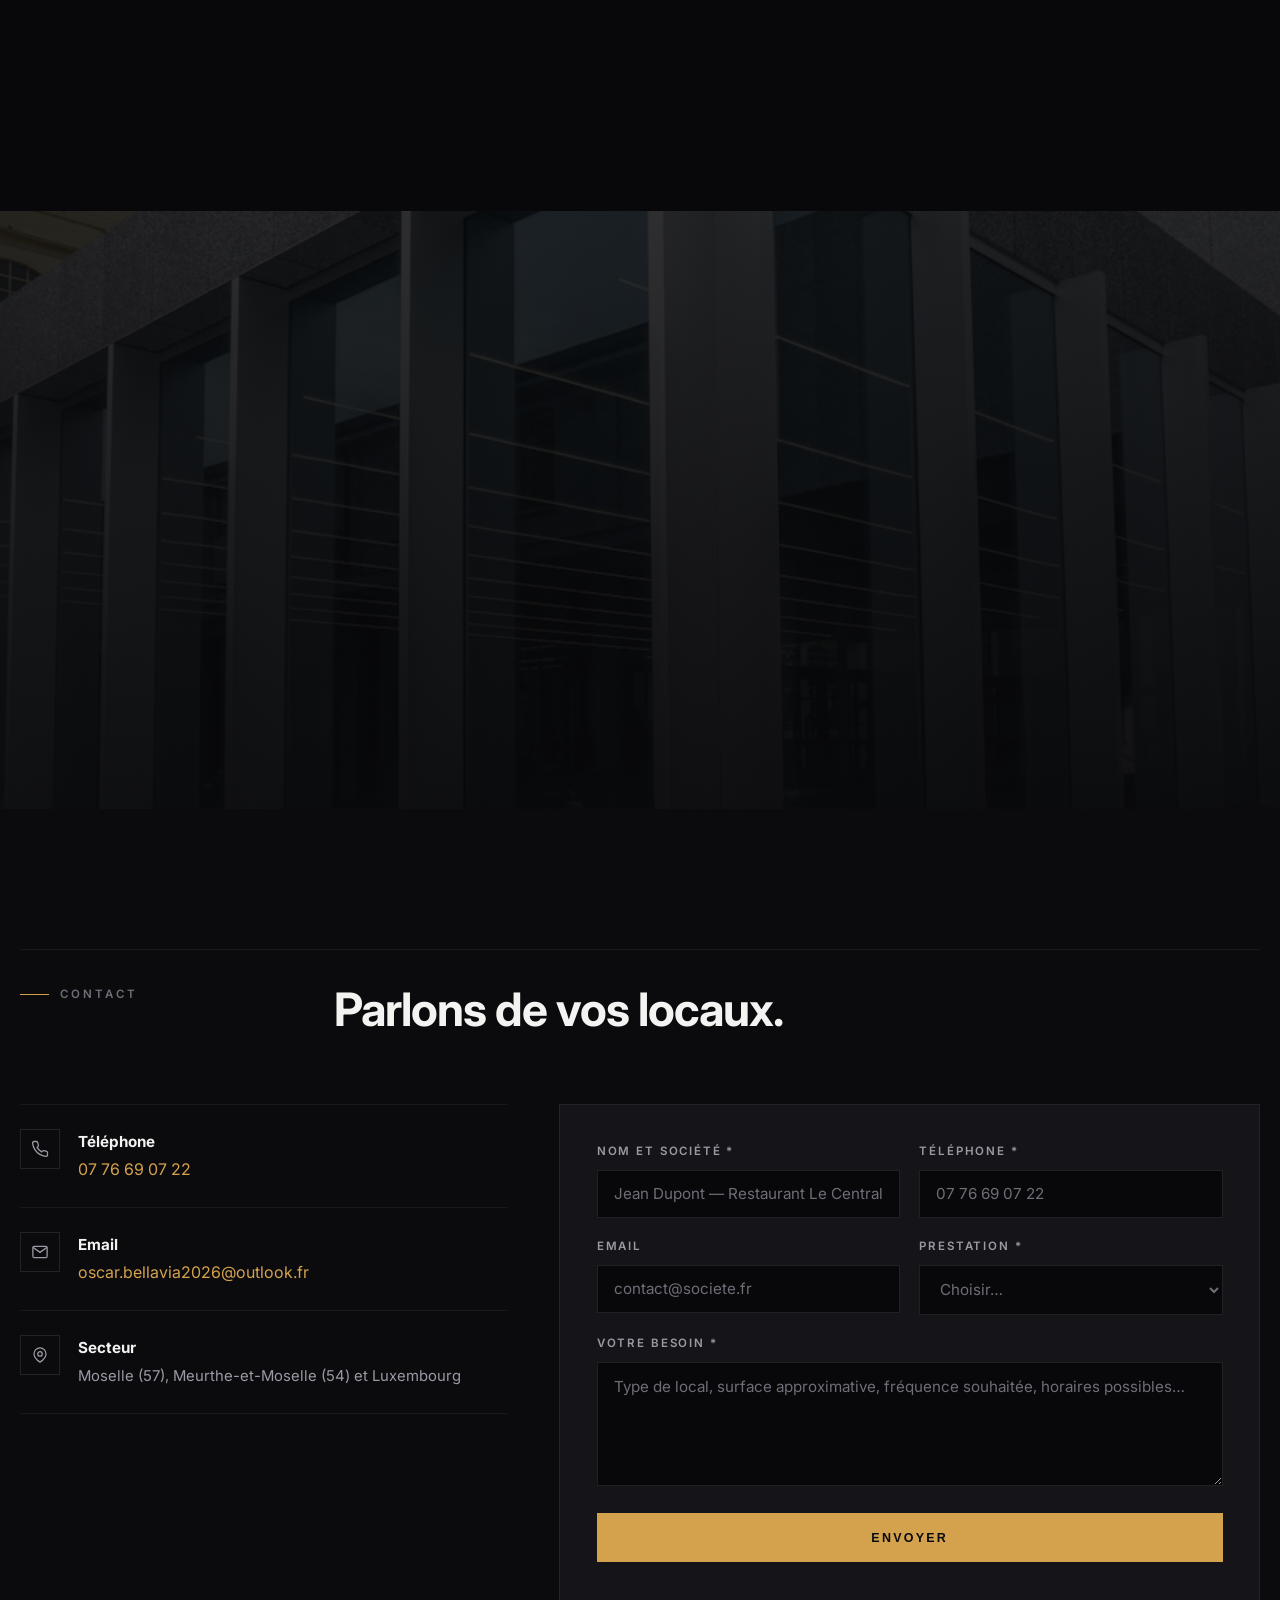
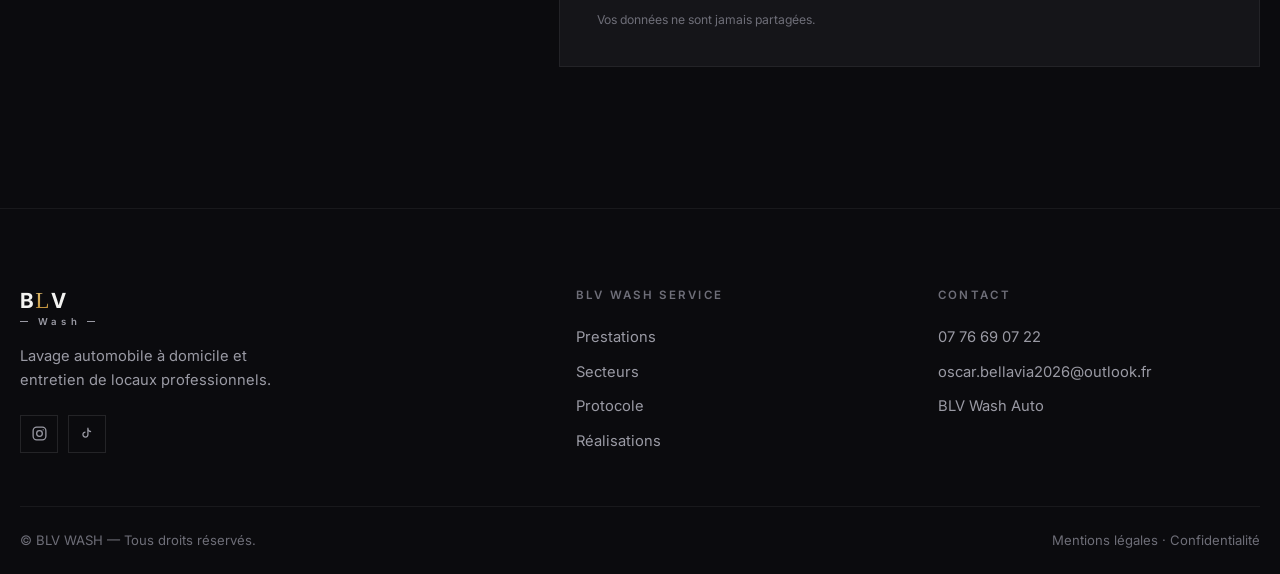
<file: service.html>
<!DOCTYPE html>
<html lang="fr">
<head>
  <meta charset="UTF-8">
  <meta name="viewport" content="width=device-width, initial-scale=1.0">
  <meta name="theme-color" content="#08080a">
  <meta name="color-scheme" content="dark">
  <title>BLV Wash Service — Nettoyage de locaux professionnels</title>
  <meta name="description" content="BLV Wash Service entretient vos locaux : vitrerie, bureaux et communs, cuisines et salles de restaurant, façades et extérieurs, fin de chantier. Interventions en dehors de vos heures d'ouverture.">
  <meta property="og:title" content="BLV Wash Service — Nettoyage de locaux professionnels">
  <meta property="og:description" content="Vitrerie, bureaux, restauration, extérieurs. Nous intervenons quand vous êtes fermés.">
  <meta property="og:type" content="website">
  <meta property="og:image" content="assets/img/srv-hero.jpg">
  <link rel="icon" href="data:image/svg+xml,%3Csvg xmlns='http://www.w3.org/2000/svg' viewBox='0 0 64 64'%3E%3Crect width='64' height='64' fill='%230b0b0e'/%3E%3Ctext x='32' y='44' font-family='Georgia,serif' font-size='40' font-weight='700' text-anchor='middle' fill='%23d4a24c'%3EL%3C/text%3E%3C/svg%3E">
  <link rel="preconnect" href="https://fonts.googleapis.com">
  <link rel="preconnect" href="https://fonts.gstatic.com" crossorigin>
  <link href="https://fonts.googleapis.com/css2?family=Inter:wght@400;500;600;700;800&display=swap" rel="stylesheet">
  <link rel="stylesheet" href="css/style.css">
</head>
<body>

  <div class="progress" aria-hidden="true"><span id="progress-bar"></span></div>

  <!-- ===== Header ===== -->
  <header class="header" id="header">
    <div class="container header__inner">
      <a href="index.html" class="logo" aria-label="BLV WASH — accueil">
        <span class="logo__lockup">
          <span class="logo__text">B<em>L</em>V</span>
          <span class="logo__sub">Wash</span>
          <span class="logo__branch">SERVICE</span>
        </span>
      </a>

      <nav class="nav" id="nav" aria-label="Navigation principale">
        <a href="#prestations" class="nav__link" data-num="01">Prestations</a>
        <a href="#secteurs"    class="nav__link" data-num="02">Secteurs</a>
        <a href="#protocole"   class="nav__link" data-num="03">Protocole</a>
        <a href="#galerie"     class="nav__link" data-num="04">Réalisations</a>
        <a href="#contact"     class="nav__link" data-num="05">Contact</a>
        <a href="auto.html"    class="nav__link" data-num="06">BLV Wash Auto</a>
      </nav>

      <div class="header__actions">
        <a href="tel:+33776690722" class="header__phone">
          <svg viewBox="0 0 24 24" fill="none" stroke="currentColor" stroke-width="1.8" stroke-linecap="round" stroke-linejoin="round" aria-hidden="true"><path d="M22 16.9v3a2 2 0 0 1-2.2 2 19.8 19.8 0 0 1-8.6-3.1 19.5 19.5 0 0 1-6-6A19.8 19.8 0 0 1 2.1 4.2 2 2 0 0 1 4.1 2h3a2 2 0 0 1 2 1.7c.1 1 .4 1.9.7 2.8a2 2 0 0 1-.5 2.1L8.1 9.9a16 16 0 0 0 6 6l1.3-1.3a2 2 0 0 1 2.1-.4c.9.3 1.8.6 2.8.7a2 2 0 0 1 1.7 2Z"/></svg>
          <span>07 76 69 07 22</span>
        </a>
        <button class="burger" id="burger" aria-label="Ouvrir le menu" aria-expanded="false" aria-controls="nav">
          <span></span><span></span><span></span>
        </button>
      </div>
    </div>
  </header>

  <main>
    <!-- ===== Hero ===== -->
    <section class="hero" id="accueil">
      <div class="hero__media" aria-hidden="true">
        <img src="assets/img/srv-hero.jpg" alt="" id="hero-img" fetchpriority="high">
      </div>

      <div class="hero__inner">
        <div class="hero__content">
          <span class="label label--accent reveal">BLV Wash Service</span>
          <h1 class="reveal delay-1">Vos locaux, impeccables à l'ouverture.</h1>
          <p class="hero__lead reveal delay-2">
            Vitrerie, bureaux, cuisines, extérieurs. Nous passons quand vous êtes fermés,
            pour que vos clients ne voient que le résultat.
          </p>
          <div class="hero__actions reveal delay-3">
            <a href="tel:+33776690722" class="btn btn--primary">Appeler maintenant</a>
            <a href="#prestations" class="btn btn--outline">
              Voir les prestations
              <span class="btn__arrow" aria-hidden="true">→</span>
            </a>
          </div>
        </div>
      </div>

      <div class="scrollcue" aria-hidden="true">
        <span>Défiler</span>
        <span class="scrollcue__line"></span>
      </div>
    </section>

    <!-- ===== Intention ===== -->
    <section class="section">
      <div class="container">
        <div class="pillars">
          <article class="pillar reveal">
            <span class="pillar__num">01</span>
            <h3>En dehors de vos heures</h3>
            <p>Tôt le matin, tard le soir, le dimanche. Nous nous calons sur votre activité, jamais l'inverse.</p>
          </article>
          <article class="pillar reveal delay-1">
            <span class="pillar__num">02</span>
            <h3>Un seul interlocuteur</h3>
            <p>Le même intervenant d'une fois sur l'autre. Il connaît vos locaux, vos accès et vos habitudes.</p>
          </article>
          <article class="pillar reveal delay-2">
            <span class="pillar__num">03</span>
            <h3>Ponctuel ou régulier</h3>
            <p>Une remise en état après travaux, ou un passage chaque semaine. Sans engagement de longue durée.</p>
          </article>
        </div>
      </div>
    </section>

    <!-- ===== Prestations ===== -->
    <section class="section section--alt" id="prestations">
      <div class="container">
        <div class="section__head reveal">
          <span class="label">Prestations</span>
          <h2>Tout ce qui se voit, et tout ce qui se sent.</h2>
          <p>Le devis se construit après une visite rapide de vos locaux. Les prix se donnent au téléphone.</p>
        </div>

        <div class="cards">
          <article class="card reveal">
            <div class="card__media">
              <span class="card__num">01</span>
              <img src="assets/img/srv-vitres.jpg" alt="Vitrine de commerce nettoyée" loading="lazy">
            </div>
            <div class="card__body">
              <h3>Vitrerie</h3>
              <ul class="card__list">
                <li>Vitrines et devantures de commerce</li>
                <li>Baies vitrées et cloisons intérieures</li>
                <li>Encadrements, rails et appuis de fenêtre</li>
                <li>Passage régulier ou à la demande</li>
              </ul>
              <a href="#contact" class="card__link">
                Demander le prix
                <svg viewBox="0 0 24 12" fill="none" stroke="currentColor" stroke-width="1.6" aria-hidden="true"><path d="M0 6h22M17 1l5 5-5 5"/></svg>
              </a>
            </div>
          </article>

          <article class="card reveal delay-1">
            <div class="card__media">
              <span class="card__num">02</span>
              <img src="assets/img/srv-bureaux.jpg" alt="Bureaux modernes après entretien" loading="lazy">
            </div>
            <div class="card__body">
              <h3>Bureaux &amp; parties communes</h3>
              <ul class="card__list">
                <li>Postes de travail, salles de réunion</li>
                <li>Sanitaires et points d'eau</li>
                <li>Halls, couloirs, escaliers, ascenseurs</li>
                <li>Sols : aspiration, lavage, remise en brillance</li>
              </ul>
              <a href="#contact" class="card__link">
                Demander le prix
                <svg viewBox="0 0 24 12" fill="none" stroke="currentColor" stroke-width="1.6" aria-hidden="true"><path d="M0 6h22M17 1l5 5-5 5"/></svg>
              </a>
            </div>
          </article>

          <article class="card reveal delay-2">
            <div class="card__media">
              <span class="card__num">03</span>
              <img src="assets/img/srv-cuisine.jpg" alt="Cuisine professionnelle en service" loading="lazy">
            </div>
            <div class="card__body">
              <h3>Restauration</h3>
              <ul class="card__list">
                <li>Salles, banquettes, mobilier</li>
                <li>Cuisines professionnelles et plans de travail</li>
                <li>Dégraissage des hottes et des crédences</li>
                <li>Sols antidérapants et siphons</li>
              </ul>
              <a href="#contact" class="card__link">
                Demander le prix
                <svg viewBox="0 0 24 12" fill="none" stroke="currentColor" stroke-width="1.6" aria-hidden="true"><path d="M0 6h22M17 1l5 5-5 5"/></svg>
              </a>
            </div>
          </article>

          <article class="card reveal delay-3">
            <div class="card__media">
              <span class="card__num">04</span>
              <img src="assets/img/service-ext.jpg" alt="Nettoyage haute pression d'un sol extérieur" loading="lazy">
            </div>
            <div class="card__body">
              <h3>Extérieurs</h3>
              <ul class="card__list">
                <li>Terrasses bois, pierre et carrelage</li>
                <li>Façades, murs et bardages</li>
                <li>Parkings, allées et pavés</li>
                <li>Démoussage et traitement hydrofuge</li>
              </ul>
              <a href="#contact" class="card__link">
                Demander le prix
                <svg viewBox="0 0 24 12" fill="none" stroke="currentColor" stroke-width="1.6" aria-hidden="true"><path d="M0 6h22M17 1l5 5-5 5"/></svg>
              </a>
            </div>
          </article>

          <article class="card reveal delay-4">
            <div class="card__media">
              <span class="card__num">05</span>
              <img src="assets/img/s4.jpg" alt="Immeuble de bureaux vitré" loading="lazy">
            </div>
            <div class="card__body">
              <h3>Fin de chantier</h3>
              <ul class="card__list">
                <li>Dépoussiérage complet après travaux</li>
                <li>Retrait des traces de peinture et d'enduit</li>
                <li>Vitrages, menuiseries, radiateurs</li>
                <li>Remise en état avant livraison</li>
              </ul>
              <a href="#contact" class="card__link">
                Demander le prix
                <svg viewBox="0 0 24 12" fill="none" stroke="currentColor" stroke-width="1.6" aria-hidden="true"><path d="M0 6h22M17 1l5 5-5 5"/></svg>
              </a>
            </div>
          </article>

          <article class="card reveal delay-4">
            <div class="card__media">
              <span class="card__num">06</span>
              <img src="assets/img/s1.jpg" alt="Désinfection d'une surface de travail" loading="lazy">
            </div>
            <div class="card__body">
              <h3>Désinfection</h3>
              <ul class="card__list">
                <li>Points de contact : poignées, interrupteurs, rampes</li>
                <li>Sanitaires et vestiaires</li>
                <li>Produits virucides normés</li>
                <li>Intervention ponctuelle ou récurrente</li>
              </ul>
              <a href="#contact" class="card__link">
                Demander le prix
                <svg viewBox="0 0 24 12" fill="none" stroke="currentColor" stroke-width="1.6" aria-hidden="true"><path d="M0 6h22M17 1l5 5-5 5"/></svg>
              </a>
            </div>
          </article>
        </div>
      </div>
    </section>

    <!-- ===== Secteurs ===== -->
    <section class="section" id="secteurs">
      <div class="container">
        <div class="section__head reveal">
          <span class="label">Secteurs</span>
          <h2>Chaque métier a ses contraintes.</h2>
          <p>Un restaurant ne se nettoie pas comme un plateau de bureaux. Nous adaptons le protocole, les produits et les horaires.</p>
        </div>

        <div class="sectors reveal">
          <article class="sector">
            <span class="sector__num">01</span>
            <div>
              <h3>Restauration</h3>
              <p>Salles, cuisines, hottes. Entre deux services ou après fermeture, avec des produits agréés contact alimentaire.</p>
            </div>
            <span class="sector__mark" aria-hidden="true">→</span>
          </article>
          <article class="sector">
            <span class="sector__num">02</span>
            <div>
              <h3>Commerces &amp; boutiques</h3>
              <p>Vitrines, sols, cabines d'essayage. Passage avant l'ouverture, jamais devant vos clients.</p>
            </div>
            <span class="sector__mark" aria-hidden="true">→</span>
          </article>
          <article class="sector">
            <span class="sector__num">03</span>
            <div>
              <h3>Bureaux &amp; cabinets</h3>
              <p>Open spaces, salles de réunion, sanitaires. Entretien régulier, tôt le matin ou en soirée.</p>
            </div>
            <span class="sector__mark" aria-hidden="true">→</span>
          </article>
          <article class="sector">
            <span class="sector__num">04</span>
            <div>
              <h3>Résidences &amp; copropriétés</h3>
              <p>Halls, escaliers, locaux poubelles, parkings. Prestation cadrée avec le syndic.</p>
            </div>
            <span class="sector__mark" aria-hidden="true">→</span>
          </article>
          <article class="sector">
            <span class="sector__num">05</span>
            <div>
              <h3>Chantiers &amp; livraisons</h3>
              <p>Remise en état complète avant la remise des clés ou l'ouverture au public.</p>
            </div>
            <span class="sector__mark" aria-hidden="true">→</span>
          </article>
        </div>
      </div>
    </section>

    <!-- ===== Protocole ===== -->
    <section class="section section--alt" id="protocole">
      <div class="container">
        <div class="section__head reveal">
          <span class="label">Protocole</span>
          <h2>Un cadre clair, du premier appel au contrôle.</h2>
          <p>Vous savez ce qui est fait, quand, et par qui.</p>
        </div>

        <div class="drag reveal" data-drag>
          <div class="drag__viewport">
            <div class="drag__track">
              <article class="stepcard">
                <span class="stepcard__num">01</span>
                <h3>Visite des locaux</h3>
                <p>Nous passons voir la surface, les accès et les contraintes. Gratuit et sans engagement.</p>
              </article>
              <article class="stepcard">
                <span class="stepcard__num">02</span>
                <h3>Cahier des charges</h3>
                <p>Ce qui est fait à chaque passage, ce qui revient chaque mois. Écrit noir sur blanc, avec le prix.</p>
              </article>
              <article class="stepcard">
                <span class="stepcard__num">03</span>
                <h3>Planning</h3>
                <p>On cale les créneaux sur vos horaires d'ouverture. Vous recevez le planning du mois à l'avance.</p>
              </article>
              <article class="stepcard">
                <span class="stepcard__num">04</span>
                <h3>Intervention</h3>
                <p>Même intervenant, même matériel, même ordre des tâches. Les consommables sont fournis.</p>
              </article>
              <article class="stepcard">
                <span class="stepcard__num">05</span>
                <h3>Traçabilité</h3>
                <p>Une fiche de passage remplie à chaque intervention. Vous savez exactement ce qui a été fait.</p>
              </article>
              <article class="stepcard">
                <span class="stepcard__num">06</span>
                <h3>Point régulier</h3>
                <p>On fait le tour ensemble tous les trimestres pour ajuster ce qui doit l'être.</p>
              </article>
            </div>
          </div>
          <div class="drag__hint">
            <span aria-hidden="true">←</span>
            <span>Faites glisser</span>
            <span class="drag__bar" aria-hidden="true"><span></span></span>
          </div>
        </div>
      </div>
    </section>

    <!-- ===== Réalisations ===== -->
    <section class="section" id="galerie">
      <div class="container">
        <div class="section__head reveal">
          <span class="label">Réalisations</span>
          <h2>Des locaux qu'on remarque, pour la bonne raison.</h2>
        </div>

        <div class="drag reveal" data-drag>
          <div class="drag__viewport">
            <div class="drag__track">
              <figure class="shot"><img src="assets/img/srv-hero.jpg" alt="Nettoyage des sols d'une surface commerciale après fermeture" loading="lazy"><figcaption>Passage après fermeture</figcaption></figure>
              <figure class="shot"><img src="assets/img/s3.jpg" alt="Nettoyage d'une fenêtre intérieure" loading="lazy"><figcaption>Vitrerie intérieure</figcaption></figure>
              <figure class="shot"><img src="assets/img/split-service.jpg" alt="Entretien des parties communes d'un établissement" loading="lazy"><figcaption>Parties communes</figcaption></figure>
              <figure class="shot"><img src="assets/img/s5.jpg" alt="Cuisine professionnelle après dégraissage" loading="lazy"><figcaption>Cuisine professionnelle</figcaption></figure>
              <figure class="shot"><img src="assets/img/s2.jpg" alt="Désinfection d'un plan de travail" loading="lazy"><figcaption>Désinfection des surfaces</figcaption></figure>
              <figure class="shot"><img src="assets/img/g4.jpg" alt="Nettoyage haute pression d'un escalier extérieur" loading="lazy"><figcaption>Extérieurs haute pression</figcaption></figure>
            </div>
          </div>
          <div class="drag__hint">
            <span aria-hidden="true">←</span>
            <span>Faites glisser</span>
            <span class="drag__bar" aria-hidden="true"><span></span></span>
          </div>
        </div>
      </div>
    </section>

    <!-- ===== Passerelle vers l'autre branche ===== -->
    <section class="section section--tight">
      <div class="container">
        <a class="crossover reveal" href="auto.html">
          <div class="crossover__media" aria-hidden="true">
            <img src="assets/img/split-auto.jpg" alt="" loading="lazy">
          </div>
          <div class="crossover__body">
            <div>
              <span class="label label--accent">Autre activité</span>
              <h3>BLV Wash Auto</h3>
              <p>Nous lavons aussi les véhicules, à la main et à domicile. Particuliers comme flottes d'entreprise.</p>
            </div>
            <span class="crossover__go">
              Découvrir
              <svg viewBox="0 0 24 12" fill="none" stroke="currentColor" stroke-width="1.6" aria-hidden="true"><path d="M0 6h22M17 1l5 5-5 5"/></svg>
            </span>
          </div>
        </a>
      </div>
    </section>

    <!-- ===== Appel ===== -->
    <section class="cta">
      <div class="cta__media" aria-hidden="true">
        <img src="assets/img/s4.jpg" alt="" loading="lazy">
      </div>
      <div class="container cta__inner reveal">
        <span class="label label--plain label--accent">Parlons de vos locaux</span>
        <h2>La visite est gratuite, le devis aussi.</h2>
        <p>Un appel, un passage sur place, et vous avez un prix ferme.</p>
        <div class="cta__actions">
          <a href="tel:+33776690722" class="btn btn--light">07 76 69 07 22</a>
          <a href="#contact" class="btn btn--outline">Écrire un message</a>
        </div>
      </div>
    </section>

    <!-- ===== Contact ===== -->
    <section class="section section--alt" id="contact">
      <div class="container">
        <div class="section__head reveal">
          <span class="label">Contact</span>
          <h2>Parlons de vos locaux.</h2>
        </div>

        <div class="contact">
          <div class="contact__list reveal-left">
            <div class="contact__item">
              <span class="contact__icon" aria-hidden="true"><svg viewBox="0 0 24 24" fill="none" stroke="currentColor" stroke-width="1.7" stroke-linecap="round" stroke-linejoin="round"><path d="M22 16.9v3a2 2 0 0 1-2.2 2 19.8 19.8 0 0 1-8.6-3.1 19.5 19.5 0 0 1-6-6A19.8 19.8 0 0 1 2.1 4.2 2 2 0 0 1 4.1 2h3a2 2 0 0 1 2 1.7c.1 1 .4 1.9.7 2.8a2 2 0 0 1-.5 2.1L8.1 9.9a16 16 0 0 0 6 6l1.3-1.3a2 2 0 0 1 2.1-.4c.9.3 1.8.6 2.8.7a2 2 0 0 1 1.7 2Z"/></svg></span>
              <div><strong>Téléphone</strong><a href="tel:+33776690722">07 76 69 07 22</a></div>
            </div>
            <div class="contact__item">
              <span class="contact__icon" aria-hidden="true"><svg viewBox="0 0 24 24" fill="none" stroke="currentColor" stroke-width="1.7" stroke-linecap="round" stroke-linejoin="round"><rect x="2.5" y="4.5" width="19" height="15" rx="2"/><path d="m3 6 9 6.5L21 6"/></svg></span>
              <div><strong>Email</strong><a href="mailto:oscar.bellavia2026@outlook.fr">oscar.bellavia2026@outlook.fr</a></div>
            </div>
            <div class="contact__item">
              <span class="contact__icon" aria-hidden="true"><svg viewBox="0 0 24 24" fill="none" stroke="currentColor" stroke-width="1.7" stroke-linecap="round" stroke-linejoin="round"><path d="M20 10.5c0 5.5-8 11-8 11s-8-5.5-8-11a8 8 0 0 1 16 0Z"/><circle cx="12" cy="10.5" r="3"/></svg></span>
              <div><strong>Secteur</strong><span>Moselle (57), Meurthe-et-Moselle (54) et Luxembourg</span></div>
            </div>
          </div>

          <form class="form reveal-right" id="contact-form" data-branch="BLV Wash Service" novalidate>
            <div class="form__row">
              <div class="form__group">
                <label for="f-name">Nom et société *</label>
                <input type="text" id="f-name" name="name" required autocomplete="organization" placeholder="Jean Dupont — Restaurant Le Central">
              </div>
              <div class="form__group">
                <label for="f-phone">Téléphone *</label>
                <input type="tel" id="f-phone" name="phone" required autocomplete="tel" placeholder="07 76 69 07 22">
              </div>
            </div>
            <div class="form__row">
              <div class="form__group">
                <label for="f-email">Email</label>
                <input type="email" id="f-email" name="email" autocomplete="email" placeholder="contact@societe.fr">
              </div>
              <div class="form__group">
                <label for="f-service">Prestation *</label>
                <select id="f-service" name="service" required>
                  <option value="" disabled selected>Choisir…</option>
                  <option>Vitrerie</option>
                  <option>Bureaux &amp; parties communes</option>
                  <option>Restauration</option>
                  <option>Extérieurs</option>
                  <option>Fin de chantier</option>
                  <option>Désinfection</option>
                  <option>Plusieurs prestations</option>
                </select>
              </div>
            </div>
            <div class="form__group">
              <label for="f-msg">Votre besoin *</label>
              <textarea id="f-msg" name="message" rows="5" required placeholder="Type de local, surface approximative, fréquence souhaitée, horaires possibles…"></textarea>
            </div>
            <button type="submit" class="btn btn--primary btn--block">Envoyer</button>
            <p class="form__status" id="form-status" role="status" aria-live="polite"></p>
            <p class="form__legal">Vos données ne sont jamais partagées.</p>
          </form>
        </div>
      </div>
    </section>
  </main>

  <!-- ===== Footer ===== -->
  <footer class="footer">
    <div class="container footer__grid">
      <div class="footer__brand">
        <a href="index.html" class="logo logo--footer">
          <span class="logo__lockup">
          <span class="logo__text">B<em>L</em>V</span>
          <span class="logo__sub">Wash</span>
        </span>
        </a>
        <p>Lavage automobile à domicile et entretien de locaux professionnels.</p>
        <div class="footer__social">
          <a href="https://instagram.com/blvwash" target="_blank" rel="noopener" aria-label="Instagram @blvwash"><svg viewBox="0 0 24 24" fill="none" stroke="currentColor" stroke-width="1.8"><rect x="3" y="3" width="18" height="18" rx="5"/><circle cx="12" cy="12" r="4"/><circle cx="17.2" cy="6.8" r=".9" fill="currentColor" stroke="none"/></svg></a>
          <a href="https://tiktok.com/@blvwash" target="_blank" rel="noopener" aria-label="TikTok @blvwash"><svg viewBox="0 0 24 24" fill="none" stroke="currentColor" stroke-width="1.8"><path d="M14 4v9.5a3.5 3.5 0 1 1-3.5-3.5"/><path d="M14 6.5c.8 1.6 2.3 2.8 4.5 3"/></svg></a>
        </div>
      </div>
      <div class="footer__col">
        <h4>BLV Wash Service</h4>
        <a href="#prestations">Prestations</a>
        <a href="#secteurs">Secteurs</a>
        <a href="#protocole">Protocole</a>
        <a href="#galerie">Réalisations</a>
      </div>
      <div class="footer__col">
        <h4>Contact</h4>
        <a href="tel:+33776690722">07 76 69 07 22</a>
        <a href="mailto:oscar.bellavia2026@outlook.fr">oscar.bellavia2026@outlook.fr</a>
        <a href="auto.html">BLV Wash Auto</a>
      </div>
    </div>
    <div class="container footer__bottom">
      <p>© BLV WASH — Tous droits réservés.</p>
      <p><a href="#">Mentions légales</a> · <a href="#">Confidentialité</a></p>
    </div>
  </footer>

  <a href="#accueil" class="backtop" id="backtop" aria-label="Retour en haut">↑</a>

  <script src="js/main.js"></script>
</body>
</html>
</file>
<file: css/style.css>
/* ==========================================================================
   BLV WASH — Feuille de style commune aux trois pages
   Accueil (choix), BLV Wash Auto, BLV Wash Service.
   Parti pris : sombre, photographique, formes carrées, beaucoup d'air.
   ========================================================================== */

:root {
  --ink-950: #08080a;
  --ink-900: #0b0b0e;
  --ink-850: #101013;
  --ink-800: #151519;
  --ink-700: #1d1d22;

  --accent: #d4a24c;
  --accent-light: #e8c87a;
  --accent-strong: #b8862f;
  --accent-soft: rgba(212, 162, 76, 0.12);
  /* Texte posé SUR l'or : l'or est clair, il lui faut du sombre. */
  --on-accent: #0b0b0e;

  --text: #f3f3f1;
  --text-muted: #9a9aa4;
  --text-dim: #6e6e78;

  --border: rgba(255, 255, 255, 0.10);
  --border-soft: rgba(255, 255, 255, 0.06);

  --font: "Inter", system-ui, -apple-system, sans-serif;
  --container: 1240px;
  --ease: cubic-bezier(0.16, 1, 0.3, 1);
  --header-h: 78px;
}

* { margin: 0; padding: 0; box-sizing: border-box; }

html {
  scroll-behavior: smooth;
  scroll-padding-top: 90px;
}

body {
  font-family: var(--font);
  background: var(--ink-950);
  color: var(--text);
  line-height: 1.65;
  -webkit-font-smoothing: antialiased;
  overflow-x: hidden;
}

img, svg { max-width: 100%; display: block; }
a { color: inherit; text-decoration: none; }

h1, h2, h3, h4 {
  font-weight: 700;
  line-height: 1.08;
  letter-spacing: -0.022em;
}

::selection { background: var(--accent); color: var(--on-accent); }

.container {
  width: min(100% - 2.5rem, var(--container));
  margin-inline: auto;
}

/* Petit libellé en capitales, présent partout */
.label {
  display: inline-flex;
  align-items: center;
  gap: 0.7rem;
  font-size: 0.72rem;
  font-weight: 600;
  text-transform: uppercase;
  letter-spacing: 0.26em;
  color: var(--text-dim);
}
.label::before {
  content: "";
  width: 1.8rem;
  height: 1px;
  background: var(--accent);
}
.label--plain::before { display: none; }
.label--accent { color: var(--accent); }

.accent-word { color: var(--accent); }

/* ===== Barre de progression ===== */
.progress {
  position: fixed;
  inset: 0 0 auto 0;
  height: 2px;
  z-index: 120;
}
.progress span {
  display: block;
  height: 100%;
  width: 0;
  background: var(--accent);
  transition: width 0.1s linear;
}

/* ===== Boutons ===== */
.btn {
  display: inline-flex;
  align-items: center;
  justify-content: center;
  gap: 0.7rem;
  padding: 1.05rem 2.1rem;
  font-weight: 600;
  font-size: 0.78rem;
  text-transform: uppercase;
  letter-spacing: 0.18em;
  border: 1px solid transparent;
  cursor: pointer;
  white-space: nowrap;
  transition:
    background 0.4s var(--ease),
    color 0.4s var(--ease),
    border-color 0.4s var(--ease),
    transform 0.4s var(--ease);
}
.btn__arrow { transition: transform 0.4s var(--ease); }
.btn:hover .btn__arrow { transform: translateX(5px); }

.btn--primary { background: var(--accent); border-color: var(--accent); color: var(--on-accent); }
.btn--primary:hover { background: var(--accent-strong); border-color: var(--accent-strong); transform: translateY(-2px); }

.btn--light { background: var(--text); border-color: var(--text); color: var(--ink-950); }
.btn--light:hover { background: transparent; color: var(--text); transform: translateY(-2px); }

.btn--outline { border-color: var(--border); color: var(--text); }
.btn--outline:hover { border-color: var(--text); transform: translateY(-2px); }

.btn--sm { padding: 0.72rem 1.35rem; font-size: 0.7rem; }
.btn--block { width: 100%; }

/* ===== Header ===== */
.header {
  position: fixed;
  inset: 0 0 auto 0;
  z-index: 100;
  border-bottom: 1px solid transparent;
  transition: background 0.5s var(--ease), border-color 0.5s var(--ease);
}
.header.is-scrolled {
  background: rgba(8, 8, 10, 0.86);
  backdrop-filter: blur(18px);
  -webkit-backdrop-filter: blur(18px);
  border-bottom-color: var(--border-soft);
}

.header__inner {
  display: flex;
  align-items: center;
  justify-content: space-between;
  gap: 1.5rem;
  height: var(--header-h);
}

.logo { display: inline-flex; align-items: center; }
/* Reprise typographique du logo : BLV, le L en or, "Wash" souligné dessous. */
.logo__lockup { display: block; line-height: 1; }
.logo__text {
  display: block;
  font-weight: 700;
  font-size: 1.5rem;
  letter-spacing: 0.06em;
  line-height: 1;
}
.logo__text em {
  font-style: normal;
  font-family: Georgia, "Times New Roman", serif;
  font-weight: 400;
  font-size: 1.12em;
  background: linear-gradient(170deg, var(--accent-light), var(--accent-strong));
  -webkit-background-clip: text;
  background-clip: text;
  color: transparent;
}
.logo__sub {
  display: flex;
  align-items: center;
  justify-content: center;
  gap: 0.4rem;
  margin-top: 0.28rem;
  font-size: 0.6rem;
  font-weight: 600;
  letter-spacing: 0.42em;
  text-indent: 0.42em;
  color: var(--text-muted);
}
.logo__sub::before, .logo__sub::after {
  content: "";
  width: 0.5rem;
  height: 1px;
  background: currentColor;
  flex-shrink: 0;
}
/* Nom de la branche, sous le logo */
.logo__branch {
  display: block;
  margin-top: 0.3rem;
  font-size: 0.58rem;
  font-weight: 600;
  letter-spacing: 0.3em;
  color: var(--accent);
}
.logo--footer .logo__text { font-size: 1.3rem; }

.nav { display: flex; align-items: center; gap: 1.9rem; }
.nav__link {
  position: relative;
  font-size: 0.83rem;
  font-weight: 500;
  letter-spacing: 0.06em;
  color: var(--text-muted);
  transition: color 0.35s var(--ease);
}
/* Numérotation discrète, comme l'index d'un sommaire */
.nav__link::before {
  content: attr(data-num);
  margin-right: 0.5rem;
  font-size: 0.62rem;
  color: var(--text-dim);
  letter-spacing: 0.1em;
}
.nav__link::after {
  content: "";
  position: absolute;
  left: 0; right: 100%;
  bottom: -7px;
  height: 1px;
  background: var(--accent);
  transition: right 0.5s var(--ease);
}
.nav__link:hover, .nav__link.is-active { color: var(--text); }
.nav__link:hover::after, .nav__link.is-active::after { right: 0; }

.header__actions { display: flex; align-items: center; gap: 0.8rem; }

.header__phone {
  display: inline-flex;
  align-items: center;
  gap: 0.55rem;
  padding: 0.72rem 1.25rem;
  background: var(--accent);
  color: var(--on-accent);
  font-weight: 700;
  font-size: 0.85rem;
  white-space: nowrap;
  transition: background 0.35s var(--ease), transform 0.35s var(--ease);
}
.header__phone svg { width: 16px; height: 16px; }
.header__phone:hover { background: var(--accent-strong); transform: translateY(-2px); }

.burger {
  display: none;
  flex-direction: column;
  gap: 5px;
  background: none;
  border: 0;
  cursor: pointer;
  padding: 8px;
}
.burger span {
  width: 24px; height: 2px;
  background: var(--text);
  transition: transform 0.4s var(--ease), opacity 0.25s ease;
}
.burger.is-open span:nth-child(1) { transform: translateY(7px) rotate(45deg); }
.burger.is-open span:nth-child(2) { opacity: 0; }
.burger.is-open span:nth-child(3) { transform: translateY(-7px) rotate(-45deg); }

/* ==========================================================================
   Accueil — l'écran coupé en deux
   ========================================================================== */
.split {
  display: flex;
  min-height: 100vh;
  min-height: 100svh;
}

.split__half {
  position: relative;
  flex: 1 1 50%;
  display: flex;
  align-items: flex-end;
  overflow: hidden;
  isolation: isolate;
  /* flex-basis animé : la moitié survolée gagne de la place */
  transition: flex-grow 0.9s var(--ease), flex-basis 0.9s var(--ease);
}
.split__media { position: absolute; inset: 0; z-index: -2; }
.split__media img {
  width: 100%; height: 100%;
  object-fit: cover;
  transform: scale(1.06);
  transition: transform 1.4s var(--ease), filter 0.9s var(--ease);
  filter: grayscale(0.45) brightness(0.62);
}
.split__half::after {
  content: "";
  position: absolute;
  inset: 0;
  z-index: -1;
  background: linear-gradient(0deg, rgba(8, 8, 10, 0.94) 4%, rgba(8, 8, 10, 0.32) 58%, rgba(8, 8, 10, 0.55) 100%);
  transition: background 0.9s var(--ease);
}
.split__half:hover .split__media img,
.split__half:focus-within .split__media img {
  transform: scale(1);
  filter: grayscale(0) brightness(0.78);
}
.split__half:hover::after,
.split__half:focus-within::after {
  background: linear-gradient(0deg, rgba(8, 8, 10, 0.9) 2%, rgba(8, 8, 10, 0.2) 62%, rgba(8, 8, 10, 0.42) 100%);
}

/* Le filet central : une seule ligne entre les deux moitiés */
.split__half + .split__half { border-left: 1px solid var(--border); }

.split__body {
  position: relative;
  width: 100%;
  padding: 3.5rem clamp(1.6rem, 4vw, 4rem) clamp(3rem, 7vh, 5rem);
}
.split__title {
  font-size: clamp(1.9rem, 3.4vw, 3rem);
  margin-bottom: 0.85rem;
}
.split__title em { font-style: normal; color: var(--accent); }
.split__text {
  color: var(--text-muted);
  max-width: 30rem;
  margin-bottom: 1.9rem;
  font-size: 1rem;
}
.split__tags {
  list-style: none;
  display: flex;
  flex-wrap: wrap;
  gap: 0.5rem;
  margin-bottom: 2.1rem;
}
.split__tags li {
  font-size: 0.7rem;
  font-weight: 500;
  letter-spacing: 0.14em;
  text-transform: uppercase;
  color: var(--text-muted);
  border: 1px solid var(--border);
  padding: 0.38rem 0.8rem;
}
.split__cta {
  display: inline-flex;
  align-items: center;
  gap: 0.8rem;
  font-size: 0.78rem;
  font-weight: 600;
  text-transform: uppercase;
  letter-spacing: 0.18em;
  padding-bottom: 0.5rem;
  border-bottom: 1px solid var(--border);
  transition: border-color 0.45s var(--ease), gap 0.45s var(--ease), color 0.45s var(--ease);
}
.split__cta svg { width: 20px; height: 10px; }
.split__half:hover .split__cta { border-color: var(--accent); color: var(--accent); gap: 1.3rem; }

/* Bandeau de l'accueil, sous le choix */
.splash-head {
  position: absolute;
  top: var(--header-h);
  left: 0; right: 0;
  z-index: 5;
  text-align: center;
  padding: clamp(2rem, 5vh, 3.4rem) 1.5rem 0;
  pointer-events: none;
}
.splash-head h1 {
  font-size: clamp(1.4rem, 2.6vw, 2.1rem);
  margin: 0.9rem 0 0.5rem;
}
.splash-head p {
  color: var(--text-muted);
  font-size: 0.95rem;
  max-width: 34rem;
  margin-inline: auto;
}

/* ==========================================================================
   Hero des pages de branche
   ========================================================================== */
.hero {
  position: relative;
  min-height: 100vh;
  min-height: 100svh;
  display: flex;
  align-items: flex-end;
  overflow: hidden;
}
.hero__media { position: absolute; inset: 0; }
.hero__media img {
  width: 100%; height: 114%;
  object-fit: cover;
  will-change: transform;
}
.hero__media::after {
  content: "";
  position: absolute;
  inset: 0;
  background:
    linear-gradient(0deg, var(--ink-950) 3%, rgba(8, 8, 10, 0.45) 48%, rgba(8, 8, 10, 0.72) 100%),
    linear-gradient(96deg, rgba(8, 8, 10, 0.82) 0%, rgba(8, 8, 10, 0.28) 62%, transparent 100%);
}
.hero__inner {
  position: relative;
  z-index: 1;
  width: min(100% - 2.5rem, var(--container));
  margin-inline: auto;
  padding-bottom: clamp(4rem, 11vh, 7.5rem);
  padding-top: calc(var(--header-h) + 3rem);
}
.hero__content { max-width: 46rem; }
.hero h1 {
  font-size: clamp(2.5rem, 6.4vw, 5rem);
  font-weight: 800;
  margin: 1.4rem 0 1.5rem;
}
.hero__lead {
  color: var(--text-muted);
  font-size: clamp(1rem, 1.35vw, 1.16rem);
  max-width: 34rem;
  margin-bottom: 2.4rem;
}
.hero__actions { display: flex; flex-wrap: wrap; gap: 0.9rem; }

/* Indicateur de défilement */
.scrollcue {
  position: absolute;
  right: max(1.6rem, calc((100vw - var(--container)) / 2));
  bottom: clamp(4rem, 11vh, 7.5rem);
  z-index: 1;
  display: flex;
  align-items: center;
  gap: 0.8rem;
  font-size: 0.66rem;
  font-weight: 600;
  letter-spacing: 0.28em;
  text-transform: uppercase;
  color: var(--text-dim);
}
.scrollcue__line {
  width: 1px; height: 56px;
  background: var(--border);
  position: relative;
  overflow: hidden;
}
.scrollcue__line::after {
  content: "";
  position: absolute;
  inset: 0 0 auto 0;
  height: 45%;
  background: var(--accent);
  animation: cue 2.4s var(--ease) infinite;
}
@keyframes cue {
  0%   { transform: translateY(-100%); }
  60%  { transform: translateY(230%); }
  100% { transform: translateY(230%); }
}

/* ==========================================================================
   Sections
   ========================================================================== */
.section { padding: clamp(70px, 11vw, 140px) 0; position: relative; }
.section--alt { background: var(--ink-900); }
.section--tight { padding-block: clamp(56px, 8vw, 100px); }

.section__head {
  display: grid;
  grid-template-columns: 250px 1fr;
  column-gap: 4rem;
  row-gap: 1rem;
  align-items: start;
  margin-bottom: clamp(2.8rem, 5vw, 4.6rem);
  padding-top: 2.2rem;
  border-top: 1px solid var(--border-soft);
}
.section__head h2 {
  font-size: clamp(1.8rem, 3.6vw, 2.9rem);
  max-width: 22ch;
}
.section__head p {
  grid-column: 2;
  color: var(--text-muted);
  max-width: 52ch;
}

/* Grande phrase d'accroche */
.statement { max-width: 60rem; }
.statement p {
  font-size: clamp(1.35rem, 2.9vw, 2.15rem);
  line-height: 1.3;
  font-weight: 500;
  letter-spacing: -0.018em;
  margin-top: 1.6rem;
}
.statement strong { font-weight: 700; color: var(--text); }
.statement .muted { color: var(--text-dim); font-weight: 400; }

/* Trois arguments en ligne */
.pillars {
  display: grid;
  grid-template-columns: repeat(3, 1fr);
  gap: 1px;
  background: var(--border-soft);
  border: 1px solid var(--border-soft);
  margin-top: clamp(3rem, 6vw, 5rem);
}
.pillar {
  background: var(--ink-950);
  padding: clamp(1.8rem, 3vw, 2.6rem);
}
.section--alt .pillar { background: var(--ink-900); }
.pillar__num {
  display: block;
  font-size: clamp(2.6rem, 4.4vw, 3.6rem);
  font-weight: 800;
  line-height: 0.9;
  letter-spacing: -0.04em;
  color: transparent;
  -webkit-text-stroke: 1.5px var(--accent);
  margin-bottom: 1.2rem;
}
.pillar h3 { font-size: 1.22rem; margin: 0 0 0.6rem; }
.pillar p { color: var(--text-muted); font-size: 0.94rem; }

/* ===== Cartes de prestation ===== */
.cards {
  display: grid;
  grid-template-columns: repeat(auto-fit, minmax(290px, 1fr));
  gap: 1.5rem;
}
.card {
  position: relative;
  display: flex;
  flex-direction: column;
  background: var(--ink-850);
  border: 1px solid var(--border-soft);
  overflow: hidden;
  transition: transform 0.7s var(--ease), border-color 0.5s var(--ease);
}
.card:hover { transform: translateY(-8px); border-color: var(--border); }

.card__media {
  position: relative;
  aspect-ratio: 4 / 3;
  overflow: hidden;
}
.card__media img {
  width: 100%; height: 100%;
  object-fit: cover;
  filter: grayscale(0.3) brightness(0.8);
  transition: transform 1s var(--ease), filter 0.7s var(--ease);
}
.card:hover .card__media img { transform: scale(1.07); filter: grayscale(0) brightness(0.92); }
.card__media::after {
  content: "";
  position: absolute;
  inset: 0;
  background: linear-gradient(0deg, var(--ink-850) 2%, transparent 55%);
}
.card__num {
  position: absolute;
  top: 1.1rem; left: 1.3rem;
  z-index: 2;
  font-size: 0.68rem;
  font-weight: 600;
  letter-spacing: 0.24em;
  color: var(--text);
  mix-blend-mode: difference;
}

.card__body { padding: 0 1.6rem 1.9rem; flex: 1; display: flex; flex-direction: column; }
.card__body h3 { font-size: 1.3rem; margin-bottom: 0.8rem; }
.card__list { list-style: none; margin-bottom: 1.5rem; flex: 1; }
.card__list li {
  position: relative;
  padding: 0.42rem 0 0.42rem 1.4rem;
  font-size: 0.92rem;
  color: var(--text-muted);
  border-bottom: 1px solid var(--border-soft);
}
.card__list li:last-child { border-bottom: 0; }
.card__list li::before {
  content: "";
  position: absolute;
  left: 0; top: 1.05em;
  width: 6px; height: 1px;
  background: var(--accent);
}
.card__link {
  display: inline-flex;
  align-items: center;
  gap: 0.6rem;
  font-size: 0.74rem;
  font-weight: 600;
  text-transform: uppercase;
  letter-spacing: 0.18em;
  color: var(--accent);
}
.card__link svg { width: 18px; height: 9px; transition: transform 0.4s var(--ease); }
.card:hover .card__link svg { transform: translateX(5px); }

/* ===== Secteurs (liste éditoriale numérotée) ===== */
.sectors { border-top: 1px solid var(--border-soft); }
.sector {
  display: grid;
  grid-template-columns: 5rem 1fr auto;
  align-items: center;
  gap: 1.5rem;
  padding: 1.7rem 0.4rem;
  border-bottom: 1px solid var(--border-soft);
  transition: padding-inline 0.6s var(--ease), background 0.5s var(--ease);
}
.sector:hover { padding-inline: 1.4rem 0.4rem; background: var(--ink-850); }
.sector__num { font-size: 0.72rem; font-weight: 600; letter-spacing: 0.22em; color: var(--text-dim); }
.sector h3 { font-size: clamp(1.1rem, 2vw, 1.5rem); }
.sector p { color: var(--text-muted); font-size: 0.92rem; margin-top: 0.3rem; }
.sector__mark { color: var(--text-dim); transition: color 0.4s var(--ease), transform 0.5s var(--ease); }
.sector:hover .sector__mark { color: var(--accent); transform: translateX(5px); }

/* ==========================================================================
   Piste horizontale : protocole et galerie se glissent à la souris
   ========================================================================== */
.drag { position: relative; }
.drag__viewport {
  overflow: hidden;
  cursor: grab;
  /* Le glisser-déposer natif d'image avalerait les mousemove. */
  user-select: none;
  -webkit-user-select: none;
}
.drag__viewport.is-dragging { cursor: grabbing; }
.drag__track {
  display: flex;
  gap: 1.4rem;
  width: max-content;
  will-change: transform;
}
.drag__track img { -webkit-user-drag: none; pointer-events: none; }

.drag__hint {
  display: flex;
  align-items: center;
  gap: 0.8rem;
  margin-top: 1.8rem;
  font-size: 0.68rem;
  font-weight: 600;
  letter-spacing: 0.24em;
  text-transform: uppercase;
  color: var(--text-dim);
}
.drag__bar {
  flex: 1;
  max-width: 220px;
  height: 1px;
  background: var(--border);
  position: relative;
}
.drag__bar span {
  position: absolute;
  inset: 0 auto 0 0;
  width: 30%;
  background: var(--accent);
  transform-origin: left center;
}

/* Étape du protocole */
.stepcard {
  flex: 0 0 auto;
  width: min(340px, 74vw);
  background: var(--ink-850);
  border: 1px solid var(--border-soft);
  padding: 1.9rem 1.7rem 2.1rem;
}
.section--alt .stepcard { background: var(--ink-800); }
.stepcard__num {
  font-size: 2.6rem;
  font-weight: 800;
  line-height: 1;
  color: transparent;
  -webkit-text-stroke: 1px var(--accent);
  letter-spacing: -0.03em;
}
.stepcard h3 { font-size: 1.18rem; margin: 1.3rem 0 0.7rem; }
.stepcard p { color: var(--text-muted); font-size: 0.94rem; }

/* Vignette de galerie */
.shot {
  flex: 0 0 auto;
  width: min(420px, 80vw);
  margin: 0;
  position: relative;
  overflow: hidden;
  background: var(--ink-850);
}
.shot img {
  width: 100%;
  height: min(58vh, 470px);
  object-fit: cover;
  filter: grayscale(0.3) brightness(0.84);
  transition: transform 1.1s var(--ease), filter 0.7s var(--ease);
}
.shot:hover img { transform: scale(1.05); filter: grayscale(0) brightness(1); }
.shot figcaption {
  position: absolute;
  inset: auto 0 0 0;
  padding: 2.4rem 1.3rem 1.1rem;
  background: linear-gradient(0deg, rgba(8, 8, 10, 0.92), transparent);
  font-size: 0.82rem;
  font-weight: 600;
  letter-spacing: 0.05em;
}

/* ==========================================================================
   Bandeau d'appel et contact
   ========================================================================== */
.cta {
  position: relative;
  padding: clamp(80px, 13vw, 150px) 0;
  overflow: hidden;
  text-align: center;
}
.cta__media { position: absolute; inset: 0; }
.cta__media img { width: 100%; height: 100%; object-fit: cover; filter: grayscale(0.5) brightness(0.5); }
.cta__media::after {
  content: "";
  position: absolute;
  inset: 0;
  background: linear-gradient(0deg, rgba(8, 8, 10, 0.9), rgba(8, 8, 10, 0.68));
}
.cta__inner { position: relative; z-index: 1; max-width: 44rem; margin-inline: auto; }
.cta h2 { font-size: clamp(1.9rem, 4.4vw, 3.2rem); margin: 1.2rem 0 1rem; }
.cta p { color: var(--text-muted); margin-bottom: 2.3rem; }
.cta__actions { display: flex; justify-content: center; flex-wrap: wrap; gap: 0.9rem; }

.contact { display: grid; grid-template-columns: 0.82fr 1.18fr; gap: clamp(2rem, 4vw, 3.5rem); align-items: start; }
.contact__list { display: flex; flex-direction: column; }
.contact__item {
  display: flex;
  gap: 1.1rem;
  align-items: flex-start;
  padding: 1.5rem 0;
  border-bottom: 1px solid var(--border-soft);
}
.contact__item:first-child { border-top: 1px solid var(--border-soft); }
.contact__icon {
  width: 40px; height: 40px;
  flex-shrink: 0;
  display: grid; place-items: center;
  border: 1px solid var(--border);
  color: var(--accent);
}
.contact__icon svg { width: 18px; height: 18px; }
.contact__item strong { display: block; font-size: 0.95rem; margin-bottom: 0.15rem; }
.contact__item a { color: var(--accent); }
.contact__item a:hover { text-decoration: underline; }
.contact__item span { color: var(--text-muted); font-size: 0.93rem; }

.form { background: var(--ink-850); border: 1px solid var(--border-soft); padding: clamp(1.5rem, 3vw, 2.3rem); }
.section--alt .form { background: var(--ink-800); }
.form__row { display: grid; grid-template-columns: 1fr 1fr; gap: 1.2rem; }
.form__group { margin-bottom: 1.2rem; }
.form__group label {
  display: block;
  font-size: 0.72rem;
  font-weight: 600;
  text-transform: uppercase;
  letter-spacing: 0.16em;
  color: var(--text-muted);
  margin-bottom: 0.55rem;
}
.form__group input,
.form__group select,
.form__group textarea {
  width: 100%;
  background: var(--ink-950);
  border: 1px solid var(--border);
  color: var(--text);
  font-family: var(--font);
  font-size: 0.95rem;
  padding: 0.85rem 1rem;
  transition: border-color 0.35s var(--ease), background 0.35s var(--ease);
}
.form__group textarea { resize: vertical; }
.form__group input:focus,
.form__group select:focus,
.form__group textarea:focus {
  outline: none;
  border-color: var(--accent);
  background: var(--ink-900);
}
.form__group input::placeholder,
.form__group textarea::placeholder { color: var(--text-dim); }
.form__group select:invalid { color: var(--text-dim); }
.form__group select option { background: var(--ink-900); color: var(--text); }

.form__status { margin-top: 0.9rem; font-size: 0.9rem; min-height: 1.4em; }
.form__status.is-ok { color: #4ade80; }
.form__status.is-err { color: #f87171; }
.form__legal { margin-top: 0.8rem; font-size: 0.76rem; color: var(--text-dim); }

/* ==========================================================================
   Passerelle entre les deux branches
   ========================================================================== */
.crossover {
  position: relative;
  display: block;
  overflow: hidden;
  border: 1px solid var(--border-soft);
}
.crossover__media { position: absolute; inset: 0; }
.crossover__media img {
  width: 100%; height: 100%;
  object-fit: cover;
  filter: grayscale(0.55) brightness(0.4);
  transition: transform 1.2s var(--ease), filter 0.8s var(--ease);
}
.crossover:hover .crossover__media img { transform: scale(1.05); filter: grayscale(0.15) brightness(0.55); }
.crossover__body {
  position: relative;
  padding: clamp(2.4rem, 5vw, 4rem);
  display: flex;
  align-items: center;
  justify-content: space-between;
  gap: 2rem;
  flex-wrap: wrap;
}
.crossover h3 { font-size: clamp(1.35rem, 2.6vw, 2rem); margin-top: 0.9rem; }
.crossover p { color: var(--text-muted); margin-top: 0.6rem; max-width: 40ch; }
.crossover__go {
  display: inline-flex;
  align-items: center;
  gap: 0.8rem;
  font-size: 0.74rem;
  font-weight: 600;
  text-transform: uppercase;
  letter-spacing: 0.18em;
  padding-bottom: 0.5rem;
  border-bottom: 1px solid var(--border);
  transition: gap 0.45s var(--ease), border-color 0.45s var(--ease), color 0.45s var(--ease);
}
.crossover:hover .crossover__go { gap: 1.3rem; border-color: var(--accent); color: var(--accent); }

/* ===== Footer ===== */
.footer { background: var(--ink-900); border-top: 1px solid var(--border-soft); padding: clamp(50px, 7vw, 80px) 0 0; }
.footer__grid {
  display: grid;
  grid-template-columns: 1.6fr 1fr 1fr;
  gap: 2.5rem;
  padding-bottom: 3rem;
}
.footer__brand p { color: var(--text-muted); font-size: 0.92rem; margin: 1.1rem 0 1.4rem; max-width: 32ch; }
.footer__social { display: flex; gap: 0.6rem; }
.footer__social a {
  width: 38px; height: 38px;
  border: 1px solid var(--border);
  color: var(--text-muted);
  display: grid; place-items: center;
  transition: color 0.35s var(--ease), border-color 0.35s var(--ease), transform 0.45s var(--ease);
}
.footer__social a:hover { color: var(--accent); border-color: var(--accent); transform: translateY(-3px); }
.footer__social svg { width: 17px; height: 17px; }
.footer__col h4 {
  font-size: 0.72rem;
  font-weight: 600;
  text-transform: uppercase;
  letter-spacing: 0.2em;
  color: var(--text-dim);
  margin-bottom: 1.2rem;
}
.footer__col a, .footer__col span {
  display: block;
  color: var(--text-muted);
  font-size: 0.92rem;
  padding: 0.32rem 0;
  transition: color 0.3s ease;
}
.footer__col a:hover { color: var(--accent); }
.footer__bottom {
  border-top: 1px solid var(--border-soft);
  padding: 1.4rem 0;
  display: flex;
  justify-content: space-between;
  flex-wrap: wrap;
  gap: 0.6rem;
  font-size: 0.82rem;
  color: var(--text-dim);
}
.footer__bottom a:hover { color: var(--accent); }

/* ===== Retour en haut ===== */
.backtop {
  position: fixed;
  right: 1.4rem; bottom: 1.4rem;
  width: 44px; height: 44px;
  background: var(--accent);
  color: #fff;
  display: grid; place-items: center;
  opacity: 0;
  transform: translateY(12px);
  pointer-events: none;
  transition: opacity 0.5s var(--ease), transform 0.5s var(--ease), background 0.3s ease;
  z-index: 90;
}
.backtop:hover { background: var(--accent-strong); }
.backtop.is-visible { opacity: 1; transform: translateY(0); pointer-events: auto; }

/* ==========================================================================
   Apparitions au scroll
   ========================================================================== */
.reveal, .reveal-left, .reveal-right {
  opacity: 0;
  transition:
    opacity 0.9s var(--ease),
    transform 1.15s var(--ease);
  will-change: opacity, transform;
}
.reveal       { transform: translateY(32px); }
.reveal-left  { transform: translateX(-46px); }
.reveal-right { transform: translateX(46px); }
.reveal.is-visible, .reveal-left.is-visible, .reveal-right.is-visible {
  opacity: 1;
  transform: none;
}
.delay-1 { transition-delay: 0.09s; }
.delay-2 { transition-delay: 0.18s; }
.delay-3 { transition-delay: 0.27s; }
.delay-4 { transition-delay: 0.36s; }

/* Titres : la ligne monte depuis derrière un cache */
.mask { display: block; overflow: hidden; }
.mask > span {
  display: block;
  /* Padding sur le span, pas sur le cache : il laisse passer les jambages
     sans écraser la marge propre du titre. */
  padding-bottom: 0.12em;
  transform: translateY(110%);
  transition: transform 1.2s var(--ease);
}
.mask.is-visible > span { transform: translateY(0); }

@media (prefers-reduced-motion: reduce) {
  html { scroll-behavior: auto; }
  .reveal, .reveal-left, .reveal-right { opacity: 1; transform: none; transition: none; }
  .mask > span { transform: none; transition: none; }
  .hero__media img { transform: none !important; }
  .scrollcue__line::after { animation: none; }
}

/* ==========================================================================
   Responsive
   ========================================================================== */
@media (max-width: 1100px) {
  .nav { gap: 1.3rem; }
  .nav__link::before { display: none; }
  .section__head { grid-template-columns: 190px 1fr; column-gap: 2.5rem; }
  .contact { grid-template-columns: 1fr; }
  .footer__grid { grid-template-columns: 1fr 1fr; }
}

@media (max-width: 900px) {
  .pillars { grid-template-columns: 1fr; }
  .split { flex-direction: column; }
  .split__half { flex: 1 1 auto; min-height: 58vh; }
  .split__half + .split__half { border-left: 0; border-top: 1px solid var(--border); }
  .splash-head { position: static; padding-top: calc(var(--header-h) + 2rem); }
}

@media (max-width: 768px) {
  .burger { display: flex; }
  .header__phone { padding: 0.62rem 0.8rem; }
  .header__phone span { display: none; }
  .header__phone svg { width: 18px; height: 18px; }

  .nav {
    position: fixed;
    top: var(--header-h);
    left: 0; right: 0;
    background: rgba(8, 8, 10, 0.97);
    backdrop-filter: blur(18px);
    -webkit-backdrop-filter: blur(18px);
    flex-direction: column;
    align-items: stretch;
    gap: 0;
    padding: 1rem 1.5rem 1.6rem;
    border-bottom: 1px solid var(--border-soft);
    transform: translateY(-135%);
    transition: transform 0.55s var(--ease);
    z-index: -1;
  }
  .nav.is-open { transform: translateY(0); }
  .nav__link { padding: 0.95rem 0; font-size: 1rem; border-bottom: 1px solid var(--border-soft); }
  .nav__link::before { display: inline; }
  .nav__link::after { display: none; }

  .section__head { display: block; }
  .section__head .label { margin-bottom: 1rem; }
  .section__head p { margin-top: 1rem; }

  .scrollcue { display: none; }
  .sector { grid-template-columns: 3rem 1fr auto; gap: 1rem; }
  .form__row { grid-template-columns: 1fr; gap: 0; }
  .footer__grid { grid-template-columns: 1fr; gap: 2rem; }
  .footer__bottom { justify-content: center; text-align: center; }
  .crossover__body { flex-direction: column; align-items: flex-start; }
  .reveal-left, .reveal-right { transform: translateY(28px); }
}

/* ==========================================================================
   Réservation en ligne (page Auto) : composition du lavage, puis créneau
   ========================================================================== */
.booker {
  display: grid;
  grid-template-columns: minmax(0, 1fr) 21rem;
  gap: clamp(1.5rem, 3vw, 2.5rem);
  align-items: start;
}
.booker__choices { display: flex; flex-direction: column; gap: 1.8rem; min-width: 0; }

/* Unité / abonnement */
.bmode { display: inline-flex; border: 1px solid var(--border); align-self: flex-start; }
.bmode label { cursor: pointer; }
.bmode input { position: absolute; opacity: 0; pointer-events: none; }
.bmode span {
  display: block;
  padding: 0.8rem 1.3rem;
  font-size: 0.72rem;
  font-weight: 700;
  letter-spacing: 0.14em;
  text-transform: uppercase;
  color: var(--text-muted);
  transition: background 0.3s, color 0.3s;
}
.bmode input:checked + span { background: var(--accent); color: var(--on-accent); }
.bmode input:focus-visible + span { outline: 2px solid var(--accent); outline-offset: 2px; }

.booker [hidden] { display: none !important; }
.bpanel { display: flex; flex-direction: column; gap: 1.2rem; }

/* Un bloc par véhicule */
.bcars { display: flex; flex-direction: column; gap: 1.2rem; }
.bcar {
  border: 1px solid var(--border);
  background: var(--ink-900);
  padding: 1.3rem 1.3rem 1.4rem;
  min-width: 0;
  display: flex;
  flex-direction: column;
  gap: 1.3rem;
}
.bcar.is-new { animation: bcar-in 0.5s var(--ease); }
@keyframes bcar-in { from { opacity: 0; transform: translateY(14px); } to { opacity: 1; transform: none; } }
.bcar__head { display: flex; align-items: center; gap: 1rem; flex-wrap: wrap; }
.bcar__title { font-size: 1.05rem; font-weight: 700; margin-right: auto; }
.bcar__remove { background: none; border: 0; color: var(--text-dim); font: inherit; font-size: 0.8rem; cursor: pointer; }
.bcar__remove:hover { color: var(--accent); text-decoration: underline; }

/* Type de véhicule */
.btype { display: inline-flex; border: 1px solid var(--border); }
.btype label { cursor: pointer; position: relative; }
.btype input { position: absolute; opacity: 0; pointer-events: none; }
.btype span { display: block; padding: 0.5rem 0.95rem; font-size: 0.82rem; font-weight: 600; color: var(--text-muted); transition: background 0.25s, color 0.25s; }
.btype small { font-weight: 500; opacity: 0.75; }
.btype input:checked + span { background: var(--accent); color: var(--on-accent); }
.btype input:focus-visible + span { outline: 2px solid var(--accent); outline-offset: 2px; }

.bgroup { display: flex; flex-direction: column; gap: 0.5rem; transition: opacity 0.3s; }
.bgroup__title {
  font-size: 0.7rem;
  font-weight: 700;
  letter-spacing: 0.16em;
  text-transform: uppercase;
  color: var(--accent);
  margin-bottom: 0.2rem;
}
.bgroup__title small { letter-spacing: 0.04em; text-transform: none; font-weight: 500; color: var(--text-dim); margin-left: 0.4rem; }
.bgroup.is-off { opacity: 0.35; }
.bgroup.is-off .brow { pointer-events: none; }

/* Une ligne par prestation */
.brow {
  position: relative;
  overflow: hidden;
  display: flex;
  align-items: center;
  gap: 1rem;
  padding: 0.8rem 1.05rem;
  border: 1px solid var(--border);
  background: var(--ink-850);
  cursor: pointer;
  user-select: none;
  transition: border-color 0.25s, background 0.25s, transform 0.25s var(--ease), box-shadow 0.25s;
}
.brow:hover { border-color: rgba(212, 162, 76, 0.45); transform: translateX(4px); }
.brow:active { transform: scale(0.985); }
.brow:has(input:checked) {
  border-color: var(--accent);
  background: linear-gradient(90deg, rgba(212, 162, 76, 0.12), var(--ink-800) 60%);
  box-shadow: 0 0 0 1px var(--accent), 0 10px 30px -18px rgba(212, 162, 76, 0.7);
}
.brow:has(input[value=""]:checked) { background: var(--ink-800); box-shadow: none; border-color: rgba(212, 162, 76, 0.5); }
.brow input { width: 1.05rem; height: 1.05rem; accent-color: var(--accent); flex: none; margin: 0; }
.brow__name { flex: 1; display: flex; flex-direction: column; font-weight: 600; font-size: 0.95rem; min-width: 0; }
.brow__name small { font-weight: 400; font-size: 0.78rem; color: var(--text-dim); margin-top: 0.15rem; }
.brow__time { font-size: 0.78rem; color: var(--text-muted); white-space: nowrap; }
.brow__price { font-weight: 700; color: var(--accent); white-space: nowrap; min-width: 3.4rem; text-align: right; transition: transform 0.3s var(--ease); }
.brow:hover .brow__price,
.brow:has(input:checked) .brow__price { transform: scale(1.08); }

/* Effets au clic */
.is-pop { animation: bpop 0.45s var(--ease); }
@keyframes bpop { 0% { transform: scale(1); } 35% { transform: scale(1.025); } 100% { transform: scale(1); } }
.brow.is-pop input { animation: bcheck 0.45s var(--ease); }
@keyframes bcheck { 0% { transform: scale(0.6); } 60% { transform: scale(1.3); } 100% { transform: scale(1); } }
.bwave {
  position: absolute;
  width: 16px;
  height: 16px;
  margin: -8px 0 0 -8px;
  border-radius: 50%;
  background: rgba(212, 162, 76, 0.45);
  pointer-events: none;
  animation: bwave 0.6s ease-out forwards;
}
@keyframes bwave { to { transform: scale(40); opacity: 0; } }

.baddcar {
  position: relative;
  overflow: hidden;
  display: flex;
  align-items: center;
  justify-content: center;
  gap: 0.6rem;
  padding: 0.95rem;
  border: 1px dashed rgba(212, 162, 76, 0.5);
  background: transparent;
  color: var(--accent);
  font: inherit;
  font-size: 0.78rem;
  font-weight: 700;
  letter-spacing: 0.14em;
  text-transform: uppercase;
  cursor: pointer;
  transition: background 0.25s, border-color 0.25s;
}
.baddcar span { font-size: 1.2rem; line-height: 1; transition: transform 0.35s var(--ease); }
.baddcar:hover { background: var(--accent-soft); border-color: var(--accent); }
.baddcar:hover span { transform: rotate(90deg); }

/* Abonnement / étudiant : l'essentiel en grand, les modalités en petit */
.babo { border: 1px solid var(--accent); background: var(--ink-900); padding: 1.6rem; display: flex; flex-direction: column; gap: 1rem; }
.babo__price { font-size: clamp(2.2rem, 5vw, 3rem); font-weight: 800; line-height: 1; color: var(--accent); letter-spacing: -0.02em; }
.babo__price small { font-size: 0.95rem; font-weight: 600; color: var(--text-muted); letter-spacing: 0; }
.babo__list { list-style: none; display: flex; flex-direction: column; gap: 0.4rem; }
.babo__list li { position: relative; padding-left: 1.3rem; font-size: 1rem; font-weight: 600; }
.babo__list li::before { content: "✓"; position: absolute; left: 0; color: var(--accent); }
.babo__terms { font-size: 0.74rem; line-height: 1.55; color: var(--text-dim); border-top: 1px solid var(--border-soft); padding-top: 0.9rem; }
.bcount { display: flex; align-items: center; justify-content: space-between; gap: 1rem; padding: 0.8rem 1.05rem; border: 1px solid var(--border); background: var(--ink-850); font-weight: 600; font-size: 0.95rem; }
.bcount select { background: var(--ink-700); color: var(--text); border: 1px solid var(--border); padding: 0.4rem 0.7rem; font: inherit; }

/* Récapitulatif */
.booker__summary {
  position: sticky;
  top: calc(var(--header-h) + 1.5rem);
  border: 1px solid var(--border);
  background: var(--ink-900);
  padding: 1.6rem;
}
.booker__summary h3 { font-size: 1.15rem; margin-bottom: 1rem; }
.bsum__lines { list-style: none; border-bottom: 1px solid var(--border-soft); padding-bottom: 0.8rem; margin-bottom: 0.8rem; }
.bsum__lines li { display: flex; justify-content: space-between; gap: 1rem; padding: 0.3rem 0; font-size: 0.9rem; color: var(--text-muted); }
.bsum__lines li span:last-child { color: var(--text); white-space: nowrap; }
.bsum__empty { color: var(--text-dim) !important; }
.bsum__car { font-size: 0.7rem !important; font-weight: 700; letter-spacing: 0.14em; text-transform: uppercase; color: var(--accent) !important; padding-top: 0.6rem !important; }
.bsum__car:first-child { padding-top: 0 !important; }
.bsum__suite, .bsum__suite span { font-size: 0.74rem !important; color: var(--text-dim) !important; }
.bsum__total strong { display: inline-block; }
.bsum__total strong.is-bump { animation: bbump 0.5s var(--ease); }
@keyframes bbump { 0% { transform: scale(1); } 40% { transform: scale(1.18); color: var(--accent-light); } 100% { transform: scale(1); } }
.bsum__row { display: flex; justify-content: space-between; gap: 1rem; padding: 0.32rem 0; font-size: 0.9rem; color: var(--text-muted); }
.bsum__total { font-size: 1rem; color: var(--text); }
.bsum__total strong { font-size: 1.6rem; font-weight: 800; color: var(--accent); }
.bsum__deposit strong { color: var(--text); }
.booker__summary .btn { margin-top: 1.2rem; }
.booker__summary .btn:disabled { opacity: 0.4; cursor: not-allowed; transform: none; }
.booker__summary .btn { position: relative; overflow: hidden; }
.booker__summary .btn:not(:disabled)::after {
  content: "";
  position: absolute;
  inset: 0 auto 0 -60%;
  width: 40%;
  background: linear-gradient(100deg, transparent, rgba(255, 255, 255, 0.45), transparent);
  transform: skewX(-20deg);
  animation: bshine 2.8s ease-in-out infinite;
}
@keyframes bshine { 0%, 55% { left: -60%; } 100% { left: 130%; } }
.bsum__note { margin-top: 0.9rem; font-size: 0.78rem; color: var(--text-dim); }

/* Étape créneau */
.bslot { margin-top: 2.5rem; }
.bslot__head { display: flex; justify-content: space-between; align-items: center; gap: 1rem; flex-wrap: wrap; }
.bslot__head h3 { font-size: 1.1rem; margin-bottom: 0; }
.bslot__back { background: none; border: 0; color: var(--accent); font: inherit; font-size: 0.85rem; cursor: pointer; }
.bslot__back:hover { text-decoration: underline; }
.booking { margin-top: 1rem; min-height: 18rem; border: 1px solid var(--border); background: var(--ink-850); overflow: hidden; }
.booking.is-live { min-height: 40rem; border-color: var(--border-soft); background: transparent; }
.booking__fallback {
  display: flex;
  flex-direction: column;
  align-items: center;
  justify-content: center;
  gap: 0.6rem;
  min-height: 18rem;
  padding: 2.5rem 1.5rem;
  text-align: center;
}
.booking__fallback p { color: var(--text-muted); max-width: 34rem; }
.booking__fallback p:first-child { color: var(--text); font-size: 1.15rem; font-weight: 600; }
.booking__fallback .btn { margin-top: 1rem; }
.booking__terms { margin-top: 1.5rem; font-size: 0.82rem; color: var(--text-dim); max-width: 46rem; }

@media (max-width: 960px) {
  .booker { grid-template-columns: 1fr; }
  .booker__summary { position: static; }
}
@media (max-width: 620px) {
  .bcar { padding: 1rem; }
  .brow { display: grid; grid-template-columns: auto 1fr auto; gap: 0.2rem 0.8rem; }
  .brow:hover { transform: none; }
  .brow input { grid-row: 1 / span 2; align-self: center; }
  .brow__name { grid-column: 2; }
  .brow__price { grid-column: 3; grid-row: 1; min-width: 0; }
  .brow__time { grid-column: 2; grid-row: 2; }
  .bmode { align-self: stretch; }
  .bmode label { flex: 1; text-align: center; }
  .bmode span { padding-inline: 0.6rem; }
}

@media (prefers-reduced-motion: reduce) {
  .brow, .brow__price, .baddcar span { transition: none; }
  .booker__summary .btn::after { display: none; }
}
</file>
